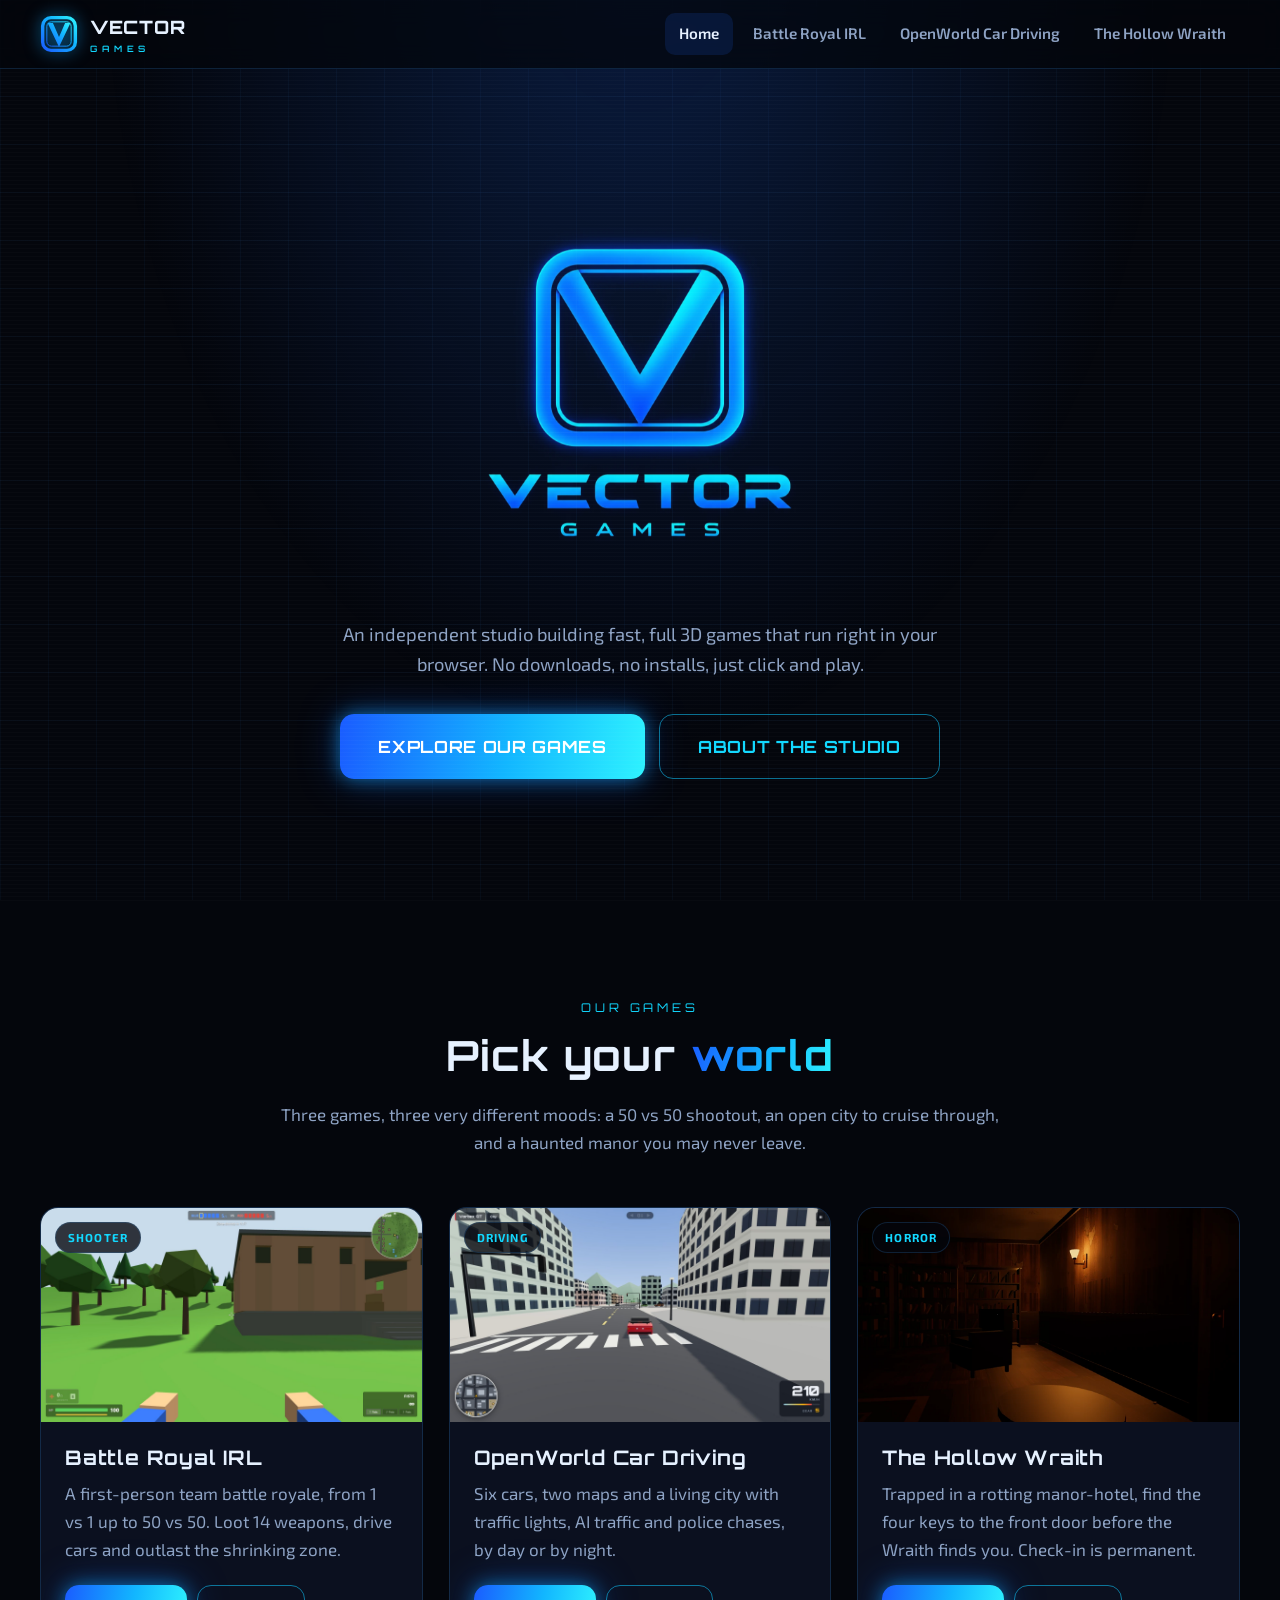
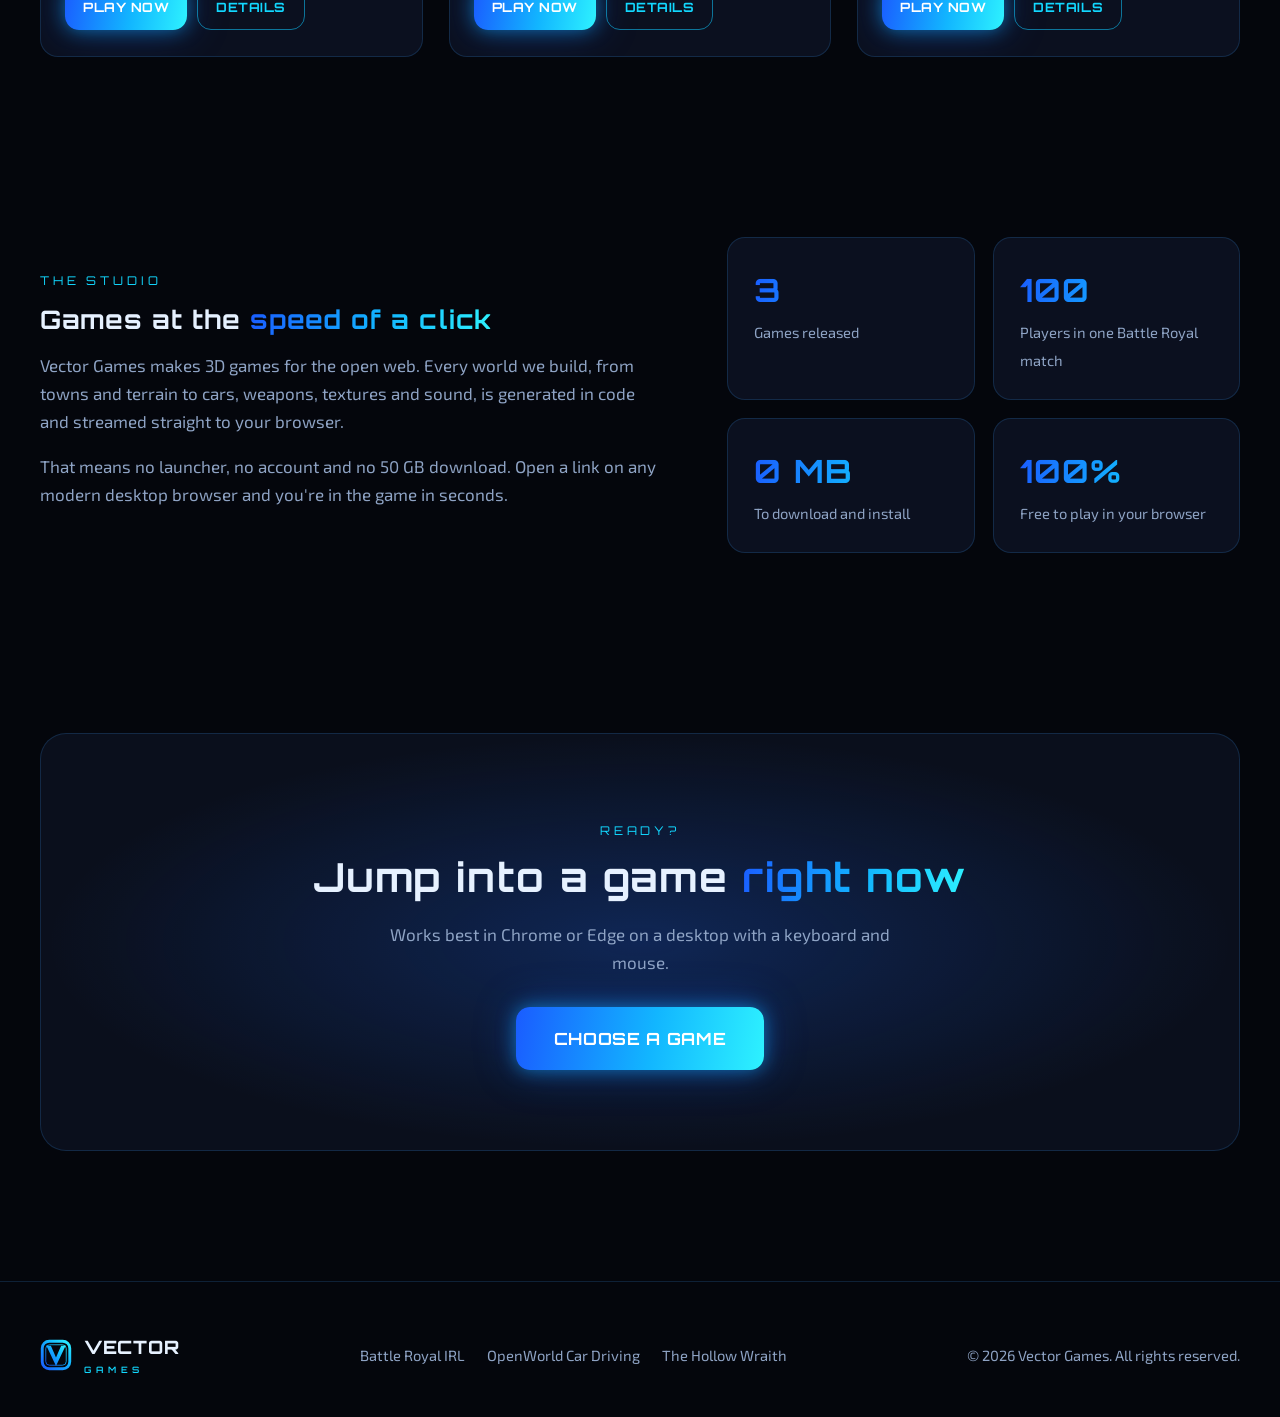
<file: index.html>
<!doctype html>
<html lang="en">
<head>
  <meta charset="utf-8">
  <meta name="viewport" content="width=device-width, initial-scale=1">
  <title>Vector Games — Browser Games Studio</title>
  <meta name="description" content="Vector Games is an independent game studio making 3D games you can play instantly in your browser: Battle Royal IRL, OpenWorld Car Driving and The Hollow Wraith.">
  <link rel="icon" href="assets/img/mark.svg" type="image/svg+xml">
  <link rel="preconnect" href="https://fonts.googleapis.com">
  <link rel="preconnect" href="https://fonts.gstatic.com" crossorigin>
  <link href="https://fonts.googleapis.com/css2?family=Exo+2:wght@400;500;600;700&family=Orbitron:wght@500;700;800;900&display=swap" rel="stylesheet">
  <link rel="stylesheet" href="assets/css/style.css">
</head>
<body>

<header class="nav">
  <div class="wrap">
    <a class="brand" href="index.html"><img src="assets/img/mark.svg" alt="" width="38" height="38" style="filter:drop-shadow(0 0 8px rgba(18,170,255,.7))"><span>VECTOR<small>GAMES</small></span></a>
    <button class="menu-btn" aria-label="Menu">&#9776;</button>
    <ul>
      <li><a href="index.html" aria-current="page">Home</a></li>
      <li><a href="games/battle-royal-irl.html">Battle Royal IRL</a></li>
      <li><a href="games/open-world-car-driving.html">OpenWorld Car Driving</a></li>
      <li><a href="games/the-hollow-wraith.html">The Hollow Wraith</a></li>
    </ul>
  </div>
</header>

<main>
  <section class="hero">
    <div class="scan"></div>
    <div class="wrap">
      <img class="hero-logo" src="assets/img/logo-glow.webp" alt="Vector Games">
      <p class="lead">An independent studio building fast, full 3D games that run right in your browser. No downloads, no installs, just click and play.</p>
      <div class="actions">
        <a class="btn lg" href="#games">Explore our games</a>
        <a class="btn ghost lg" href="#studio">About the studio</a>
      </div>
    </div>
  </section>

  <section id="games">
    <div class="wrap">
      <div class="section-head reveal">
        <span class="eyebrow">Our games</span>
        <h2>Pick your <span class="grad-text">world</span></h2>
        <p>Three games, three very different moods: a 50 vs 50 shootout, an open city to cruise through, and a haunted manor you may never leave.</p>
      </div>

      <div class="cards">
        <article class="card reveal">
          <a class="thumb" href="games/battle-royal-irl.html"><img src="assets/screens/br-3.jpg" alt="Battle Royal IRL gameplay" loading="lazy"><span class="tag">Shooter</span></a>
          <div class="body">
            <h3>Battle Royal IRL</h3>
            <p>A first-person team battle royale, from 1 vs 1 up to 50 vs 50. Loot 14 weapons, drive cars and outlast the shrinking zone.</p>
            <div class="row">
              <a class="btn" href="https://mmh75.github.io/Battle-Royal-IRL/" target="_blank" rel="noopener">Play now</a>
              <a class="btn ghost" href="games/battle-royal-irl.html">Details</a>
            </div>
          </div>
        </article>

        <article class="card reveal">
          <a class="thumb" href="games/open-world-car-driving.html"><img src="assets/screens/car-2.jpg" alt="OpenWorld Car Driving gameplay" loading="lazy"><span class="tag">Driving</span></a>
          <div class="body">
            <h3>OpenWorld Car Driving</h3>
            <p>Six cars, two maps and a living city with traffic lights, AI traffic and police chases, by day or by night.</p>
            <div class="row">
              <a class="btn" href="https://mmh75.github.io/Open-World-Car-Driving/" target="_blank" rel="noopener">Play now</a>
              <a class="btn ghost" href="games/open-world-car-driving.html">Details</a>
            </div>
          </div>
        </article>

        <article class="card reveal">
          <a class="thumb" href="games/the-hollow-wraith.html"><img src="assets/screens/hw-key.webp" alt="The Hollow Wraith key art" loading="lazy"><span class="tag">Horror</span></a>
          <div class="body">
            <h3>The Hollow Wraith</h3>
            <p>Trapped in a rotting manor-hotel, find the four keys to the front door before the Wraith finds you. Check-in is permanent.</p>
            <div class="row">
              <a class="btn" href="https://mmh75.github.io/The-Hollow-Wraith/" target="_blank" rel="noopener">Play now</a>
              <a class="btn ghost" href="games/the-hollow-wraith.html">Details</a>
            </div>
          </div>
        </article>
      </div>
    </div>
  </section>

  <section id="studio">
    <div class="wrap about">
      <div class="reveal">
        <span class="eyebrow">The studio</span>
        <h2>Games at the <span class="grad-text">speed of a click</span></h2>
        <p>Vector Games makes 3D games for the open web. Every world we build, from towns and terrain to cars, weapons, textures and sound, is generated in code and streamed straight to your browser.</p>
        <p>That means no launcher, no account and no 50 GB download. Open a link on any modern desktop browser and you're in the game in seconds.</p>
      </div>
      <div class="stats reveal">
        <div class="stat"><b class="grad-text">3</b><span>Games released</span></div>
        <div class="stat"><b class="grad-text">100</b><span>Players in one Battle Royal match</span></div>
        <div class="stat"><b class="grad-text">0 MB</b><span>To download and install</span></div>
        <div class="stat"><b class="grad-text">100%</b><span>Free to play in your browser</span></div>
      </div>
    </div>
  </section>

  <section>
    <div class="wrap">
      <div class="cta-band reveal">
        <span class="eyebrow">Ready?</span>
        <h2>Jump into a game <span class="grad-text">right now</span></h2>
        <p>Works best in Chrome or Edge on a desktop with a keyboard and mouse.</p>
        <a class="btn lg" href="#games">Choose a game</a>
      </div>
    </div>
  </section>
</main>

<footer>
  <div class="wrap">
    <a class="brand" href="index.html"><img src="assets/img/mark.svg" alt="" width="32" height="32"><span>VECTOR<small>GAMES</small></span></a>
    <nav>
      <a href="games/battle-royal-irl.html">Battle Royal IRL</a>
      <a href="games/open-world-car-driving.html">OpenWorld Car Driving</a>
      <a href="games/the-hollow-wraith.html">The Hollow Wraith</a>
    </nav>
    <span>&copy; <span id="y">2026</span> Vector Games. All rights reserved.</span>
  </div>
</footer>

<script src="assets/js/main.js"></script>
</body>
</html>
</file>
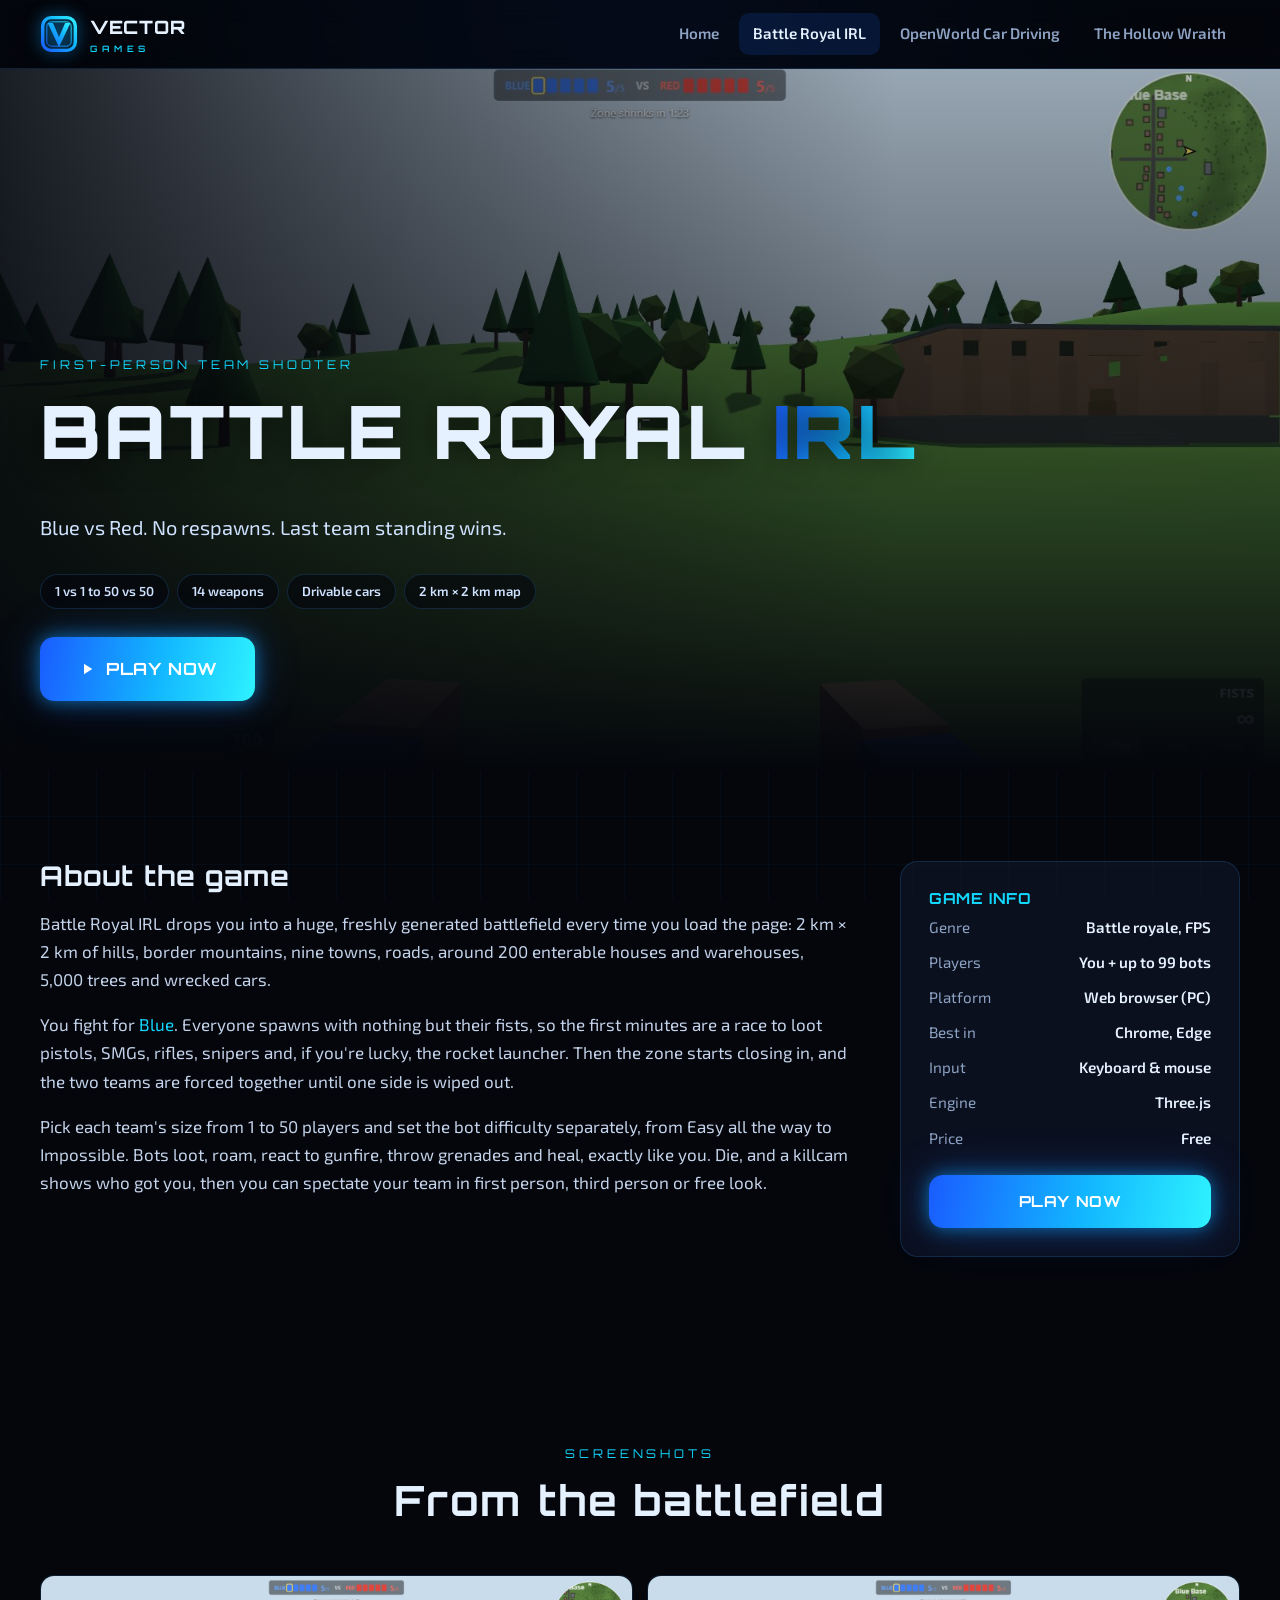
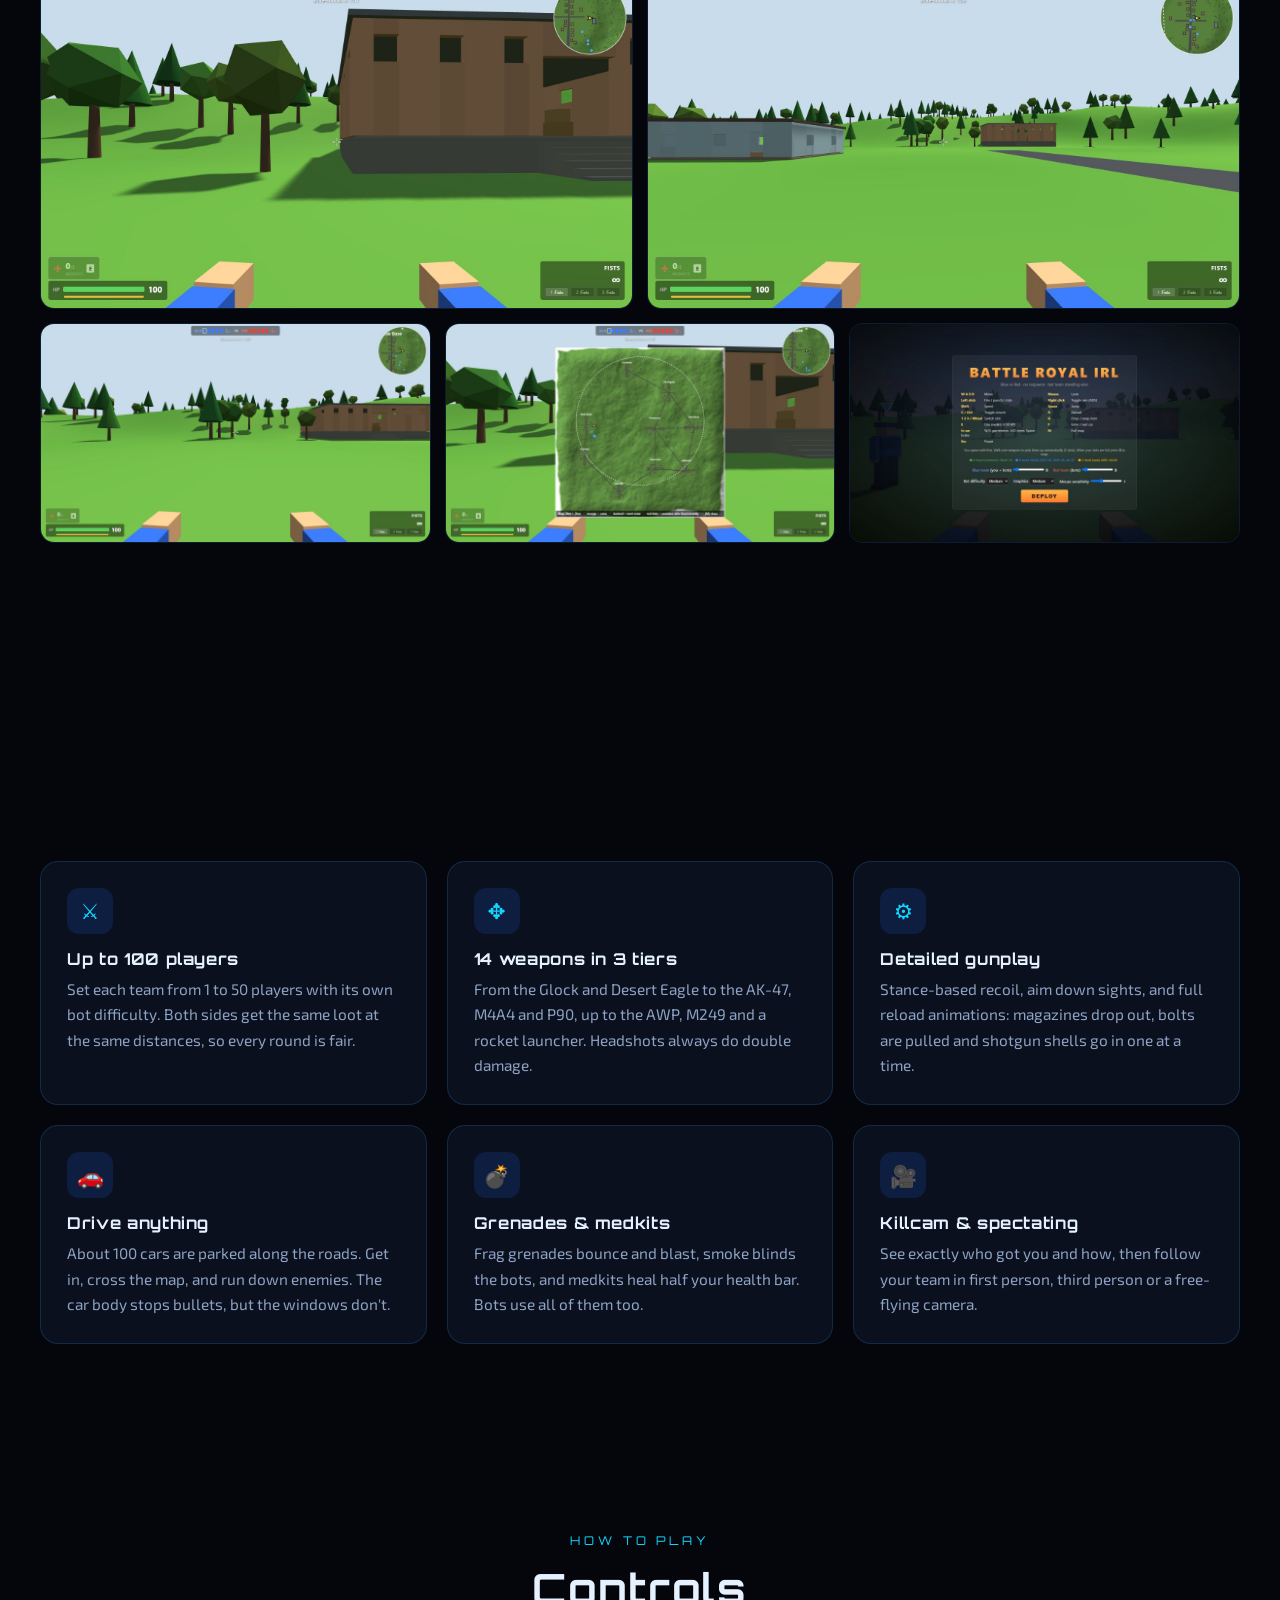
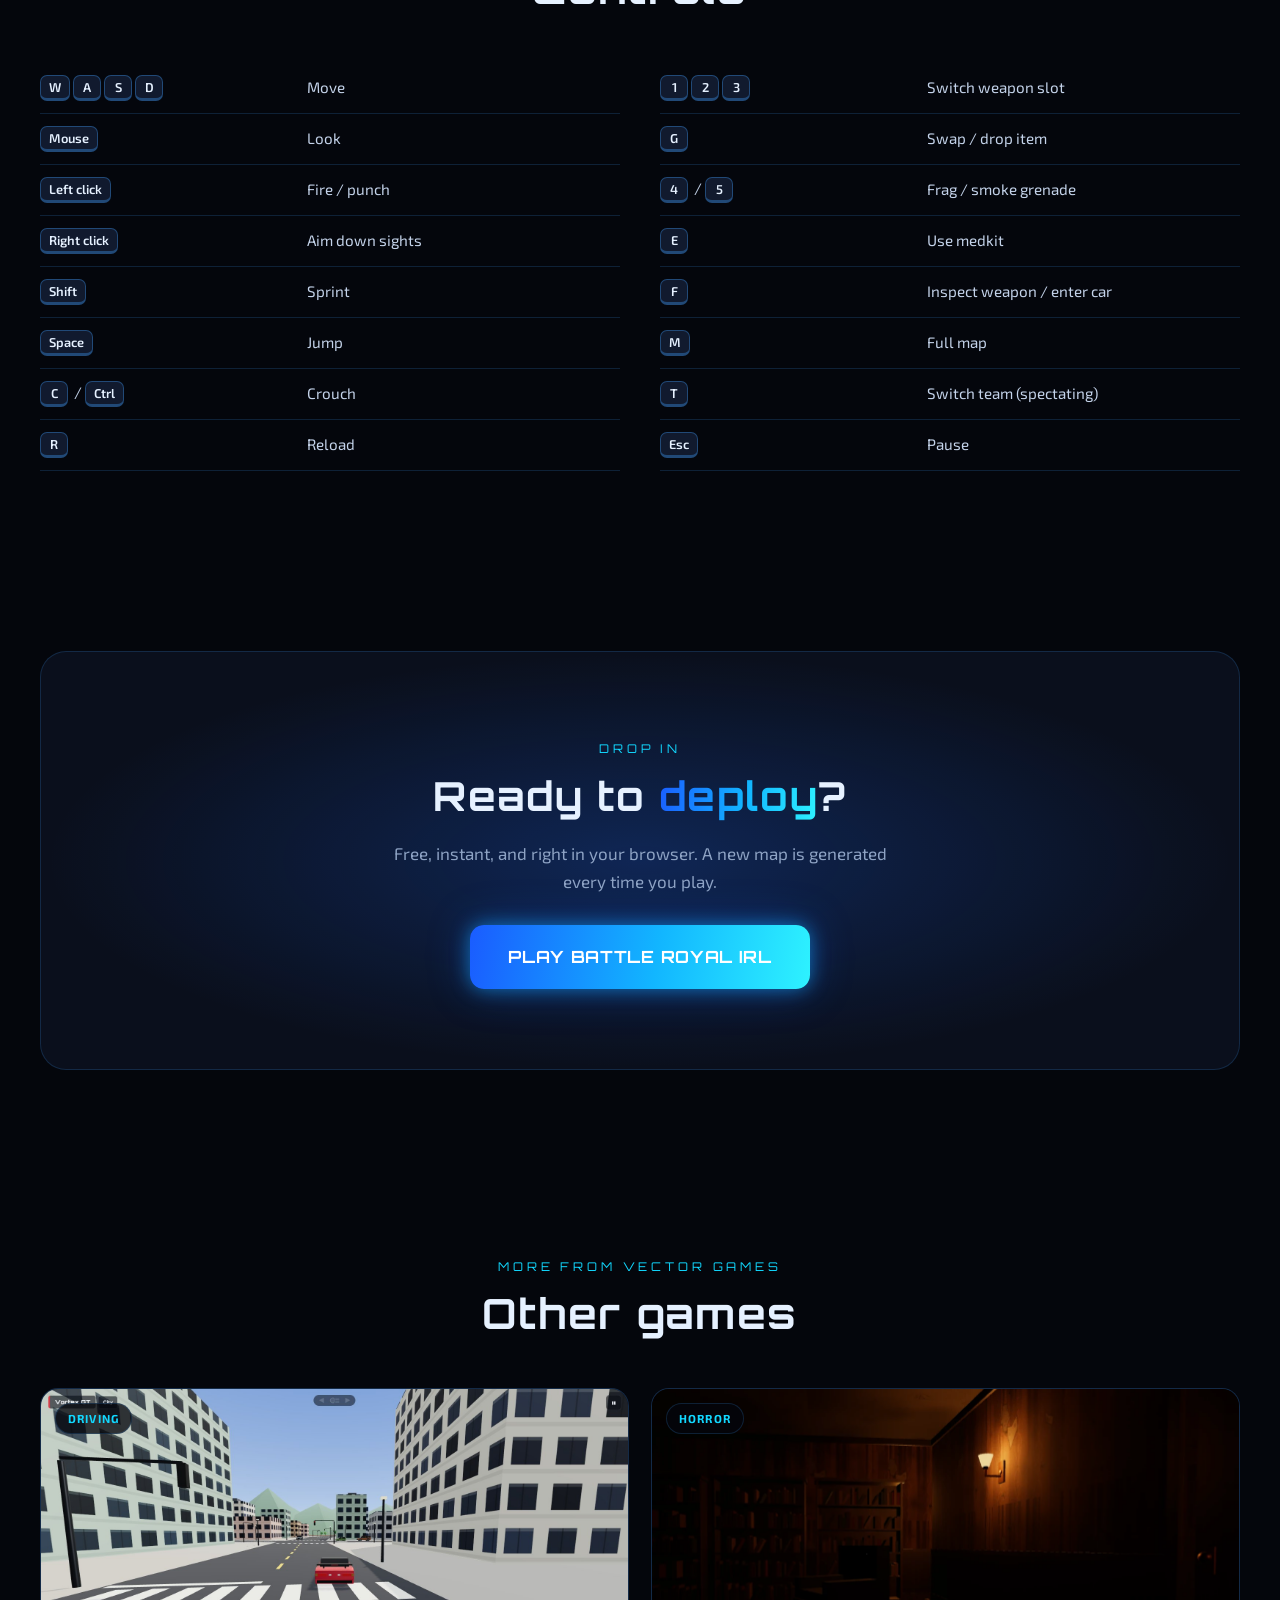
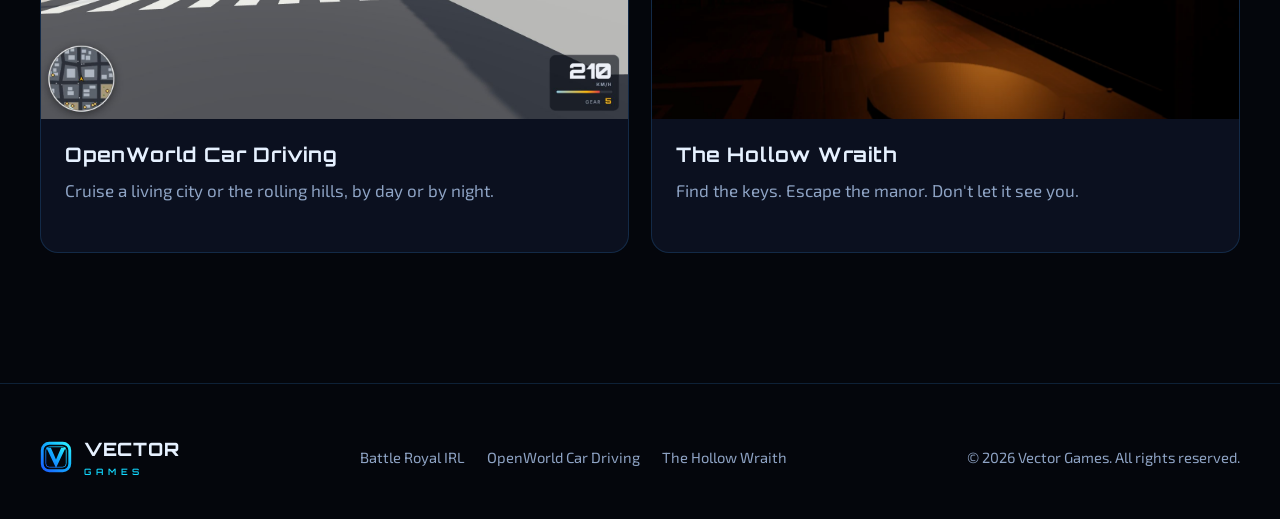
<file: games/battle-royal-irl.html>
<!doctype html>
<html lang="en">
<head>
  <meta charset="utf-8">
  <meta name="viewport" content="width=device-width, initial-scale=1">
  <title>Battle Royal IRL — Vector Games</title>
  <meta name="description" content="Battle Royal IRL: a first-person team battle royale in your browser, from 1 vs 1 up to 50 vs 50.">
  <link rel="icon" href="../assets/img/mark.svg" type="image/svg+xml">
  <link rel="preconnect" href="https://fonts.googleapis.com">
  <link rel="preconnect" href="https://fonts.gstatic.com" crossorigin>
  <link href="https://fonts.googleapis.com/css2?family=Exo+2:wght@400;500;600;700&family=Orbitron:wght@500;700;800;900&display=swap" rel="stylesheet">
  <link rel="stylesheet" href="../assets/css/style.css">
</head>
<body>

<header class="nav">
  <div class="wrap">
    <a class="brand" href="../index.html"><img src="../assets/img/mark.svg" alt="" width="38" height="38" style="filter:drop-shadow(0 0 8px rgba(18,170,255,.7))"><span>VECTOR<small>GAMES</small></span></a>
    <button class="menu-btn" aria-label="Menu">&#9776;</button>
    <ul>
      <li><a href="../index.html">Home</a></li>
      <li><a href="battle-royal-irl.html" aria-current="page">Battle Royal IRL</a></li>
      <li><a href="open-world-car-driving.html">OpenWorld Car Driving</a></li>
      <li><a href="the-hollow-wraith.html">The Hollow Wraith</a></li>
    </ul>
  </div>
</header>

<main>
  <section class="game-hero">
    <img src="../assets/screens/br-2.jpg" alt="">
    <div class="wrap">
      <span class="eyebrow">First-person team shooter</span>
      <h1>BATTLE ROYAL <span class="grad-text">IRL</span></h1>
      <p class="tagline">Blue vs Red. No respawns. Last team standing wins.</p>
      <div class="chips">
        <span class="chip">1 vs 1 to 50 vs 50</span><span class="chip">14 weapons</span><span class="chip">Drivable cars</span><span class="chip">2 km × 2 km map</span>
      </div>
      <a class="btn lg" href="https://mmh75.github.io/Battle-Royal-IRL/" target="_blank" rel="noopener">
        <svg viewBox="0 0 24 24" fill="currentColor"><path d="M8 5v14l11-7z"/></svg>Play now
      </a>
    </div>
  </section>

  <section>
    <div class="wrap split">
      <div class="prose reveal">
        <h2>About the game</h2>
        <p>Battle Royal IRL drops you into a huge, freshly generated battlefield every time you load the page: 2 km × 2 km of hills, border mountains, nine towns, roads, around 200 enterable houses and warehouses, 5,000 trees and wrecked cars.</p>
        <p>You fight for <em>Blue</em>. Everyone spawns with nothing but their fists, so the first minutes are a race to loot pistols, SMGs, rifles, snipers and, if you're lucky, the rocket launcher. Then the zone starts closing in, and the two teams are forced together until one side is wiped out.</p>
        <p>Pick each team's size from 1 to 50 players and set the bot difficulty separately, from Easy all the way to Impossible. Bots loot, roam, react to gunfire, throw grenades and heal, exactly like you. Die, and a killcam shows who got you, then you can spectate your team in first person, third person or free look.</p>
      </div>
      <aside class="facts reveal">
        <h3>GAME INFO</h3>
        <dl>
          <dt>Genre</dt><dd>Battle royale, FPS</dd>
          <dt>Players</dt><dd>You + up to 99 bots</dd>
          <dt>Platform</dt><dd>Web browser (PC)</dd>
          <dt>Best in</dt><dd>Chrome, Edge</dd>
          <dt>Input</dt><dd>Keyboard &amp; mouse</dd>
          <dt>Engine</dt><dd>Three.js</dd>
          <dt>Price</dt><dd>Free</dd>
        </dl>
        <a class="btn" href="https://mmh75.github.io/Battle-Royal-IRL/" target="_blank" rel="noopener">Play now</a>
      </aside>
    </div>
  </section>

  <section>
    <div class="wrap">
      <div class="section-head reveal"><span class="eyebrow">Screenshots</span><h2>From the battlefield</h2></div>
      <div class="gallery reveal">
        <button class="wide"><img src="../assets/screens/br-3.jpg" alt="Running past a warehouse toward the treeline" loading="lazy"></button>
        <button class="wide"><img src="../assets/screens/br-1.jpg" alt="Spawning at the Blue base" loading="lazy"></button>
        <button><img src="../assets/screens/br-2.jpg" alt="Open hills with a building on the horizon" loading="lazy"></button>
        <button><img src="../assets/screens/br-map.jpg" alt="Full map with the zone and towns" loading="lazy"></button>
        <button><img src="../assets/screens/br-menu.jpg" alt="Match setup menu" loading="lazy"></button>
      </div>
    </div>
  </section>

  <section>
    <div class="wrap">
      <div class="section-head reveal"><span class="eyebrow">Features</span><h2>Built for real fights</h2></div>
      <div class="features">
        <div class="feature reveal"><div class="ico">&#9876;</div><h3>Up to 100 players</h3><p>Set each team from 1 to 50 players with its own bot difficulty. Both sides get the same loot at the same distances, so every round is fair.</p></div>
        <div class="feature reveal"><div class="ico">&#10021;</div><h3>14 weapons in 3 tiers</h3><p>From the Glock and Desert Eagle to the AK-47, M4A4 and P90, up to the AWP, M249 and a rocket launcher. Headshots always do double damage.</p></div>
        <div class="feature reveal"><div class="ico">&#9881;</div><h3>Detailed gunplay</h3><p>Stance-based recoil, aim down sights, and full reload animations: magazines drop out, bolts are pulled and shotgun shells go in one at a time.</p></div>
        <div class="feature reveal"><div class="ico">&#128663;</div><h3>Drive anything</h3><p>About 100 cars are parked along the roads. Get in, cross the map, and run down enemies. The car body stops bullets, but the windows don't.</p></div>
        <div class="feature reveal"><div class="ico">&#128163;</div><h3>Grenades &amp; medkits</h3><p>Frag grenades bounce and blast, smoke blinds the bots, and medkits heal half your health bar. Bots use all of them too.</p></div>
        <div class="feature reveal"><div class="ico">&#127909;</div><h3>Killcam &amp; spectating</h3><p>See exactly who got you and how, then follow your team in first person, third person or a free-flying camera.</p></div>
      </div>
    </div>
  </section>

  <section>
    <div class="wrap">
      <div class="section-head reveal"><span class="eyebrow">How to play</span><h2>Controls</h2></div>
      <div class="controls-grid reveal">
        <table class="controls"><tbody>
          <tr><td><kbd>W</kbd><kbd>A</kbd><kbd>S</kbd><kbd>D</kbd></td><td>Move</td></tr>
          <tr><td><kbd>Mouse</kbd></td><td>Look</td></tr>
          <tr><td><kbd>Left click</kbd></td><td>Fire / punch</td></tr>
          <tr><td><kbd>Right click</kbd></td><td>Aim down sights</td></tr>
          <tr><td><kbd>Shift</kbd></td><td>Sprint</td></tr>
          <tr><td><kbd>Space</kbd></td><td>Jump</td></tr>
          <tr><td><kbd>C</kbd> / <kbd>Ctrl</kbd></td><td>Crouch</td></tr>
          <tr><td><kbd>R</kbd></td><td>Reload</td></tr>
        </tbody></table>
        <table class="controls"><tbody>
          <tr><td><kbd>1</kbd><kbd>2</kbd><kbd>3</kbd></td><td>Switch weapon slot</td></tr>
          <tr><td><kbd>G</kbd></td><td>Swap / drop item</td></tr>
          <tr><td><kbd>4</kbd> / <kbd>5</kbd></td><td>Frag / smoke grenade</td></tr>
          <tr><td><kbd>E</kbd></td><td>Use medkit</td></tr>
          <tr><td><kbd>F</kbd></td><td>Inspect weapon / enter car</td></tr>
          <tr><td><kbd>M</kbd></td><td>Full map</td></tr>
          <tr><td><kbd>T</kbd></td><td>Switch team (spectating)</td></tr>
          <tr><td><kbd>Esc</kbd></td><td>Pause</td></tr>
        </tbody></table>
      </div>
    </div>
  </section>

  <section>
    <div class="wrap">
      <div class="cta-band reveal">
        <span class="eyebrow">Drop in</span>
        <h2>Ready to <span class="grad-text">deploy</span>?</h2>
        <p>Free, instant, and right in your browser. A new map is generated every time you play.</p>
        <a class="btn lg" href="https://mmh75.github.io/Battle-Royal-IRL/" target="_blank" rel="noopener">Play Battle Royal IRL</a>
      </div>
    </div>
  </section>

  <section>
    <div class="wrap">
      <div class="section-head reveal"><span class="eyebrow">More from Vector Games</span><h2>Other games</h2></div>
      <div class="more">
        <a class="card reveal" href="open-world-car-driving.html"><div class="thumb"><img src="../assets/screens/car-2.jpg" alt="" loading="lazy"><span class="tag">Driving</span></div><div class="body"><h3>OpenWorld Car Driving</h3><p>Cruise a living city or the rolling hills, by day or by night.</p></div></a>
        <a class="card reveal" href="the-hollow-wraith.html"><div class="thumb"><img src="../assets/screens/hw-key.webp" alt="" loading="lazy"><span class="tag">Horror</span></div><div class="body"><h3>The Hollow Wraith</h3><p>Find the keys. Escape the manor. Don't let it see you.</p></div></a>
      </div>
    </div>
  </section>
</main>

<footer>
  <div class="wrap">
    <a class="brand" href="../index.html"><img src="../assets/img/mark.svg" alt="" width="32" height="32"><span>VECTOR<small>GAMES</small></span></a>
    <nav>
      <a href="battle-royal-irl.html">Battle Royal IRL</a>
      <a href="open-world-car-driving.html">OpenWorld Car Driving</a>
      <a href="the-hollow-wraith.html">The Hollow Wraith</a>
    </nav>
    <span>&copy; 2026 Vector Games. All rights reserved.</span>
  </div>
</footer>

<script src="../assets/js/main.js"></script>
</body>
</html>
</file>
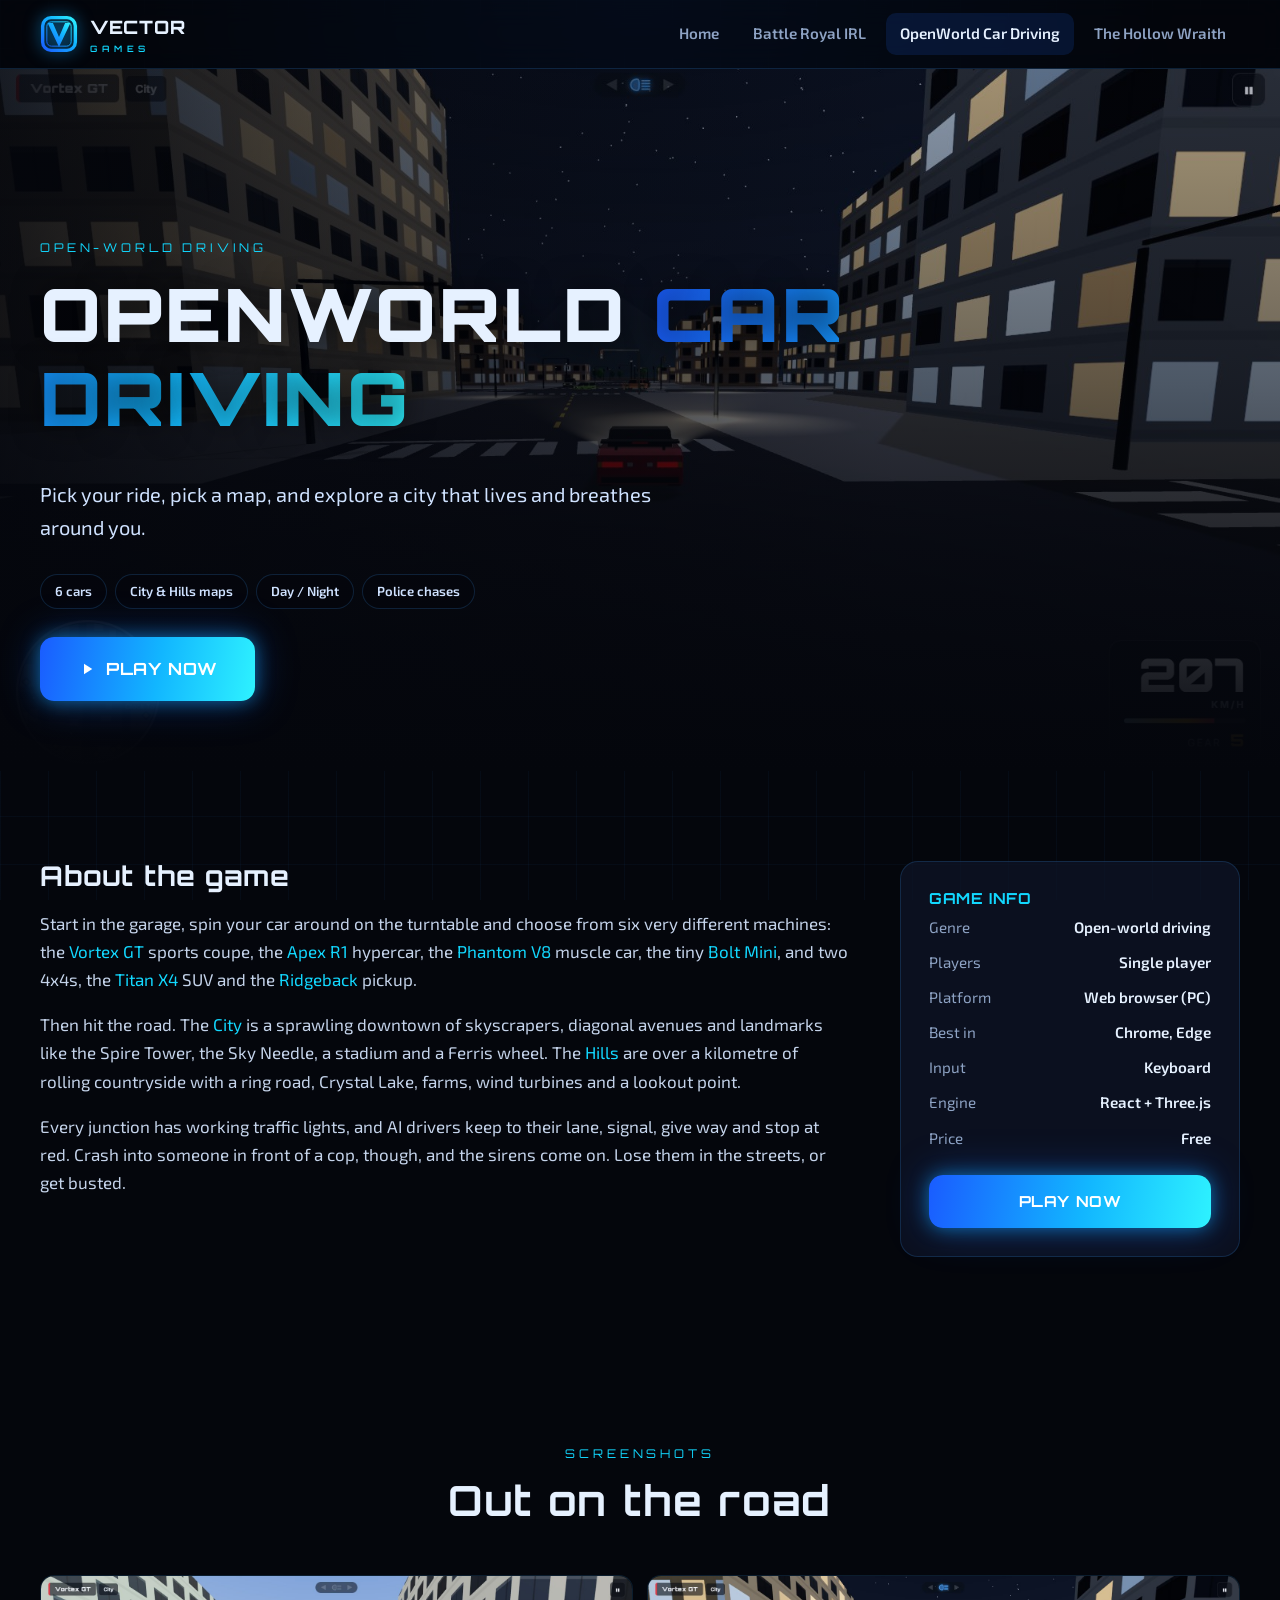
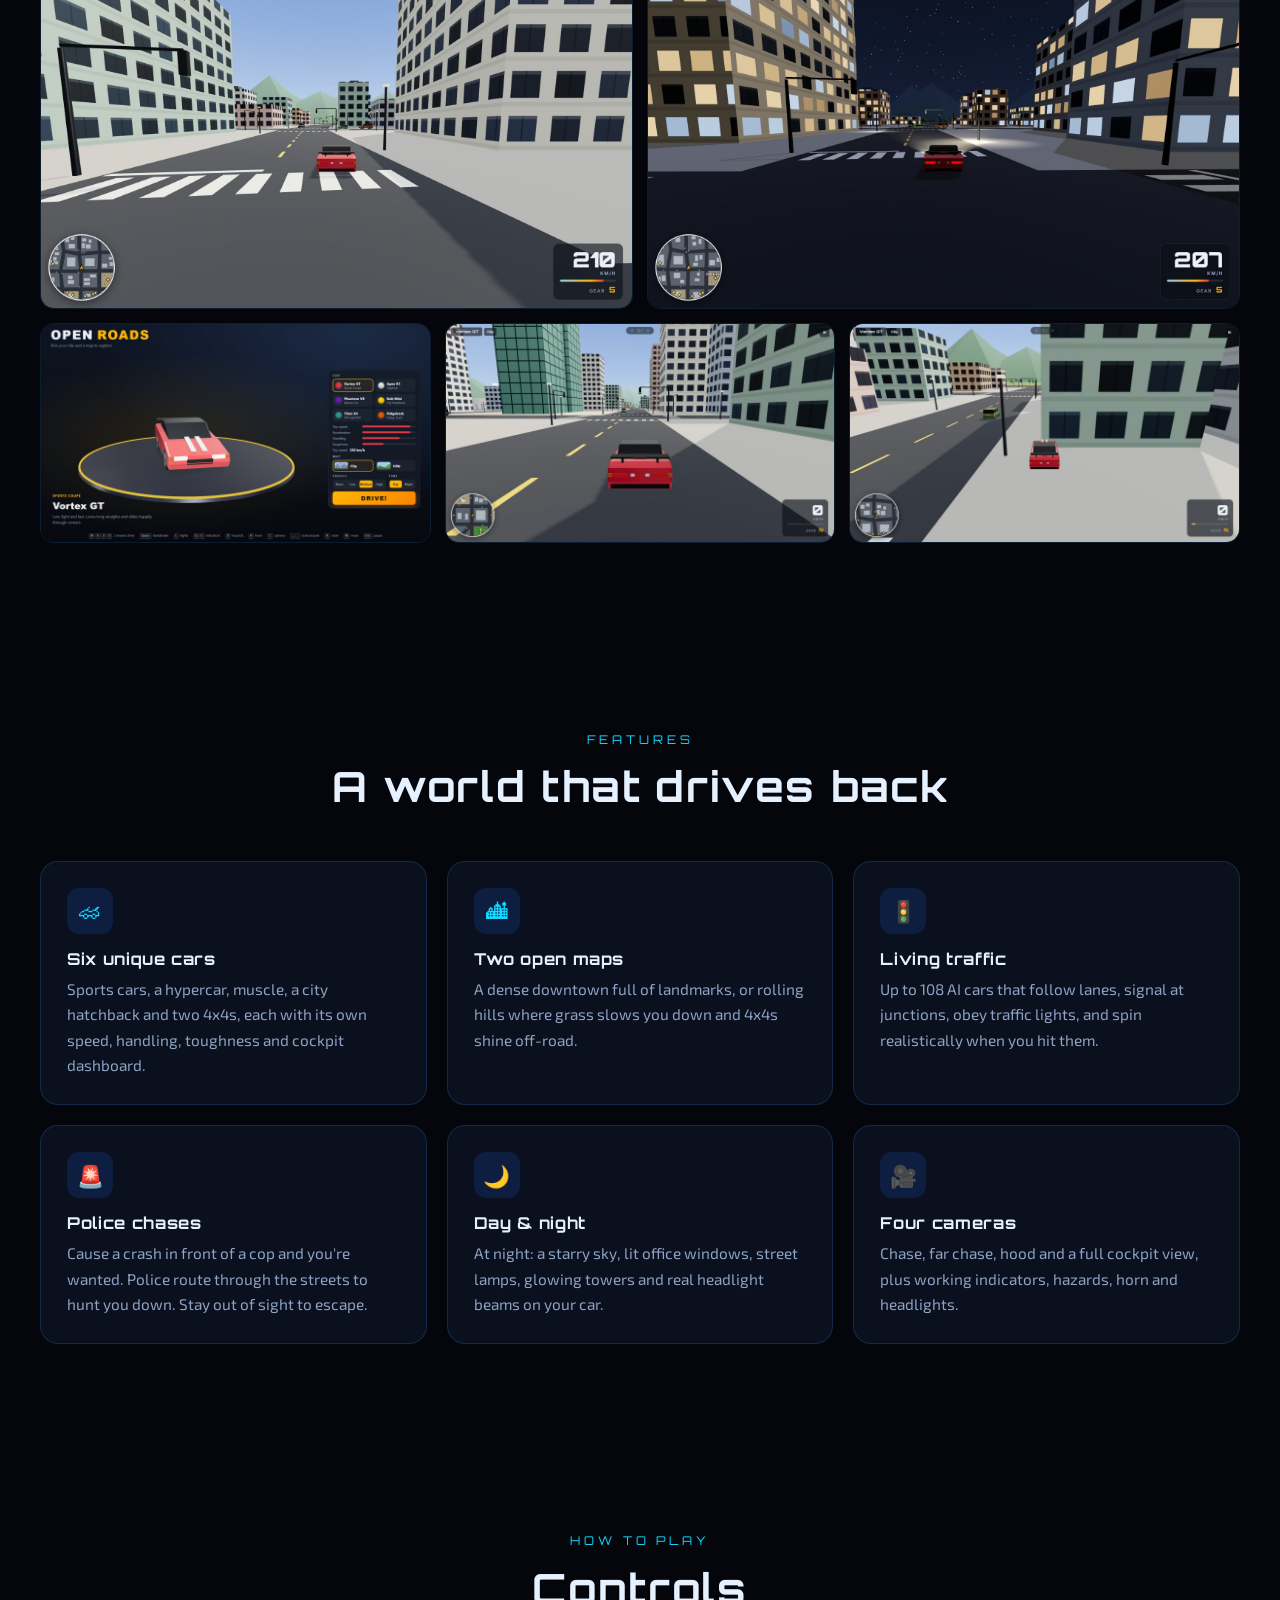
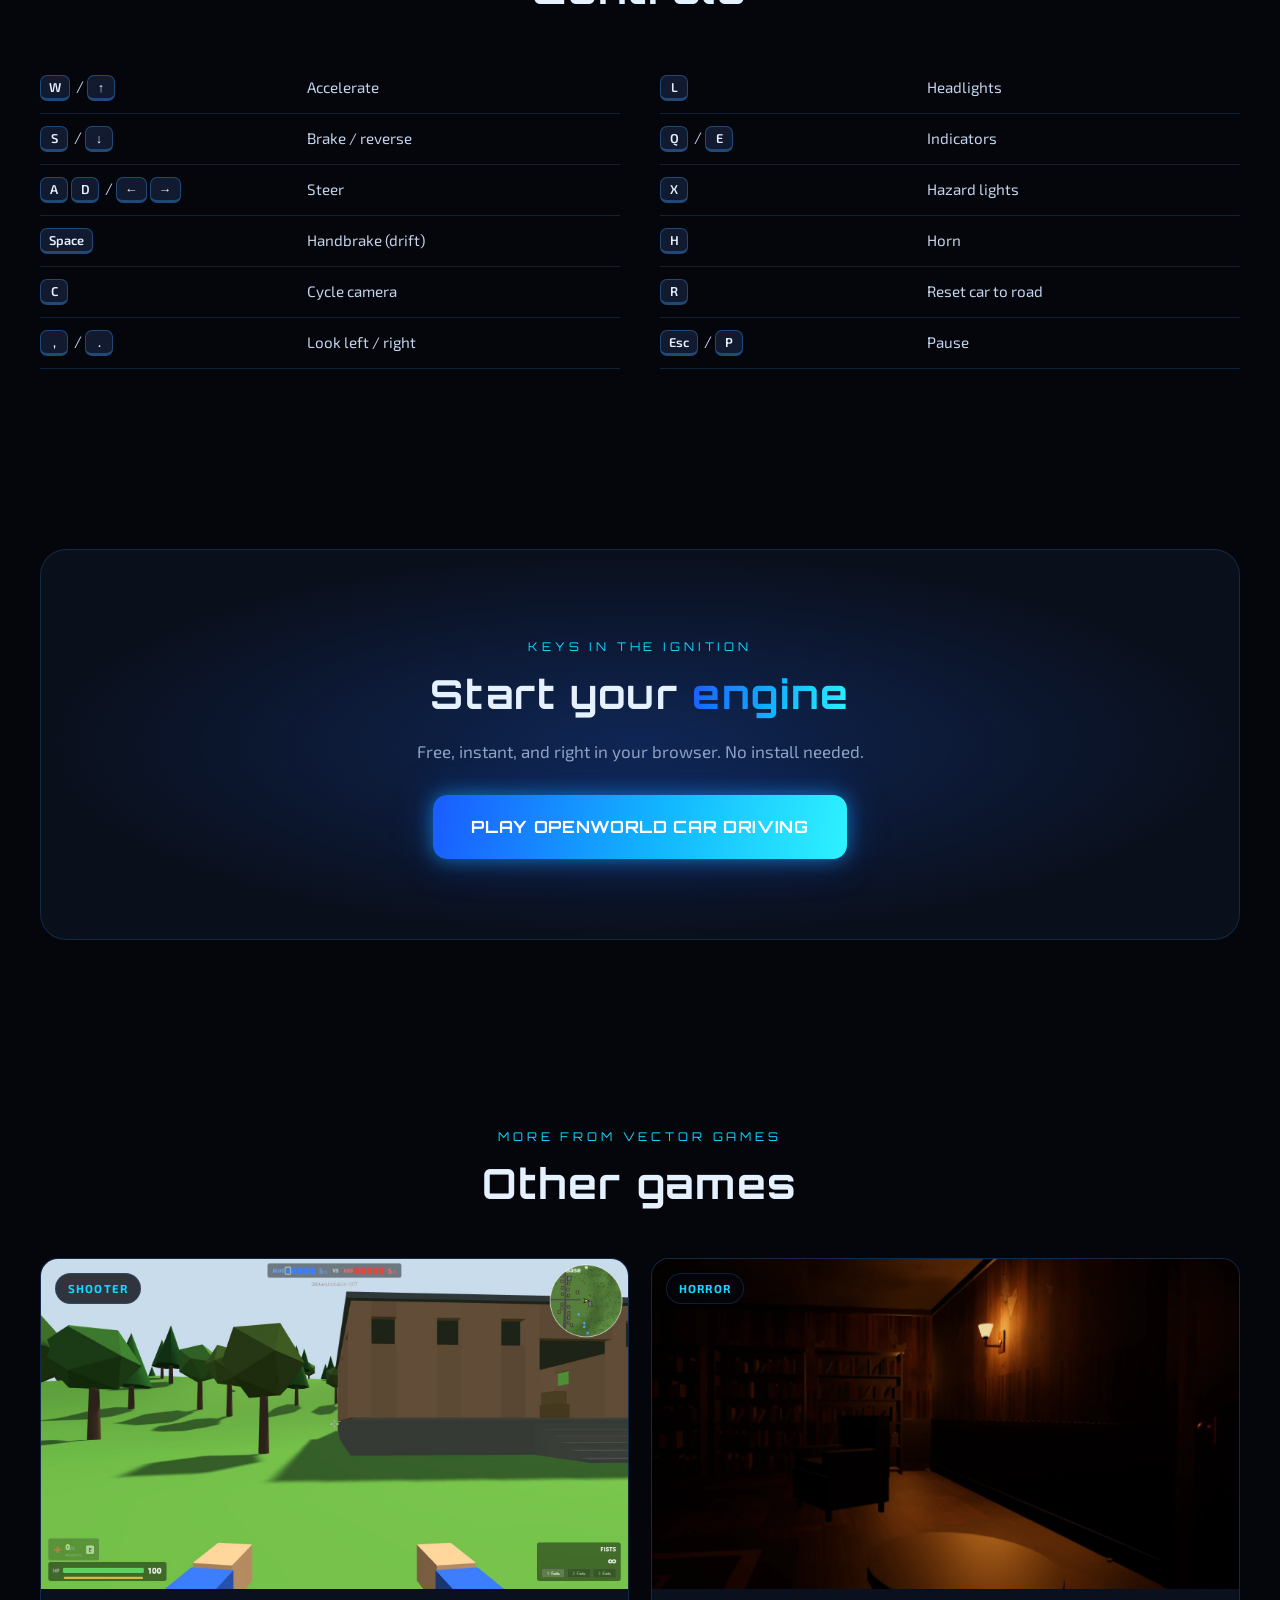
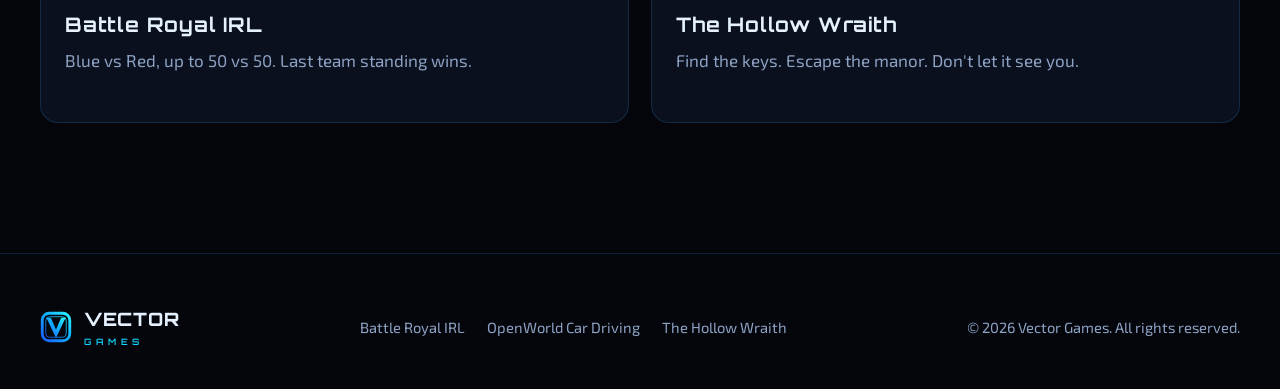
<file: games/open-world-car-driving.html>
<!doctype html>
<html lang="en">
<head>
  <meta charset="utf-8">
  <meta name="viewport" content="width=device-width, initial-scale=1">
  <title>OpenWorld Car Driving — Vector Games</title>
  <meta name="description" content="OpenWorld Car Driving: six cars, two open maps, live traffic and police chases, playable in your browser.">
  <link rel="icon" href="../assets/img/mark.svg" type="image/svg+xml">
  <link rel="preconnect" href="https://fonts.googleapis.com">
  <link rel="preconnect" href="https://fonts.gstatic.com" crossorigin>
  <link href="https://fonts.googleapis.com/css2?family=Exo+2:wght@400;500;600;700&family=Orbitron:wght@500;700;800;900&display=swap" rel="stylesheet">
  <link rel="stylesheet" href="../assets/css/style.css">
</head>
<body>

<header class="nav">
  <div class="wrap">
    <a class="brand" href="../index.html"><img src="../assets/img/mark.svg" alt="" width="38" height="38" style="filter:drop-shadow(0 0 8px rgba(18,170,255,.7))"><span>VECTOR<small>GAMES</small></span></a>
    <button class="menu-btn" aria-label="Menu">&#9776;</button>
    <ul>
      <li><a href="../index.html">Home</a></li>
      <li><a href="battle-royal-irl.html">Battle Royal IRL</a></li>
      <li><a href="open-world-car-driving.html" aria-current="page">OpenWorld Car Driving</a></li>
      <li><a href="the-hollow-wraith.html">The Hollow Wraith</a></li>
    </ul>
  </div>
</header>

<main>
  <section class="game-hero">
    <img src="../assets/screens/car-night.jpg" alt="">
    <div class="wrap">
      <span class="eyebrow">Open-world driving</span>
      <h1>OPENWORLD <span class="grad-text">CAR DRIVING</span></h1>
      <p class="tagline">Pick your ride, pick a map, and explore a city that lives and breathes around you.</p>
      <div class="chips">
        <span class="chip">6 cars</span><span class="chip">City &amp; Hills maps</span><span class="chip">Day / Night</span><span class="chip">Police chases</span>
      </div>
      <a class="btn lg" href="https://mmh75.github.io/Open-World-Car-Driving/" target="_blank" rel="noopener">
        <svg viewBox="0 0 24 24" fill="currentColor"><path d="M8 5v14l11-7z"/></svg>Play now
      </a>
    </div>
  </section>

  <section>
    <div class="wrap split">
      <div class="prose reveal">
        <h2>About the game</h2>
        <p>Start in the garage, spin your car around on the turntable and choose from six very different machines: the <em>Vortex GT</em> sports coupe, the <em>Apex R1</em> hypercar, the <em>Phantom V8</em> muscle car, the tiny <em>Bolt Mini</em>, and two 4x4s, the <em>Titan X4</em> SUV and the <em>Ridgeback</em> pickup.</p>
        <p>Then hit the road. The <em>City</em> is a sprawling downtown of skyscrapers, diagonal avenues and landmarks like the Spire Tower, the Sky Needle, a stadium and a Ferris wheel. The <em>Hills</em> are over a kilometre of rolling countryside with a ring road, Crystal Lake, farms, wind turbines and a lookout point.</p>
        <p>Every junction has working traffic lights, and AI drivers keep to their lane, signal, give way and stop at red. Crash into someone in front of a cop, though, and the sirens come on. Lose them in the streets, or get busted.</p>
      </div>
      <aside class="facts reveal">
        <h3>GAME INFO</h3>
        <dl>
          <dt>Genre</dt><dd>Open-world driving</dd>
          <dt>Players</dt><dd>Single player</dd>
          <dt>Platform</dt><dd>Web browser (PC)</dd>
          <dt>Best in</dt><dd>Chrome, Edge</dd>
          <dt>Input</dt><dd>Keyboard</dd>
          <dt>Engine</dt><dd>React + Three.js</dd>
          <dt>Price</dt><dd>Free</dd>
        </dl>
        <a class="btn" href="https://mmh75.github.io/Open-World-Car-Driving/" target="_blank" rel="noopener">Play now</a>
      </aside>
    </div>
  </section>

  <section>
    <div class="wrap">
      <div class="section-head reveal"><span class="eyebrow">Screenshots</span><h2>Out on the road</h2></div>
      <div class="gallery reveal">
        <button class="wide"><img src="../assets/screens/car-2.jpg" alt="Speeding down a city avenue at 210 km/h" loading="lazy"></button>
        <button class="wide"><img src="../assets/screens/car-night.jpg" alt="Night drive through the lit-up city" loading="lazy"></button>
        <button><img src="../assets/screens/car-garage.jpg" alt="The garage with the car turntable" loading="lazy"></button>
        <button><img src="../assets/screens/car-1.jpg" alt="Starting a drive among skyscrapers" loading="lazy"></button>
        <button><img src="../assets/screens/car-4.jpg" alt="Far chase camera with traffic ahead" loading="lazy"></button>
      </div>
    </div>
  </section>

  <section>
    <div class="wrap">
      <div class="section-head reveal"><span class="eyebrow">Features</span><h2>A world that drives back</h2></div>
      <div class="features">
        <div class="feature reveal"><div class="ico">&#127950;</div><h3>Six unique cars</h3><p>Sports cars, a hypercar, muscle, a city hatchback and two 4x4s, each with its own speed, handling, toughness and cockpit dashboard.</p></div>
        <div class="feature reveal"><div class="ico">&#127961;</div><h3>Two open maps</h3><p>A dense downtown full of landmarks, or rolling hills where grass slows you down and 4x4s shine off-road.</p></div>
        <div class="feature reveal"><div class="ico">&#128678;</div><h3>Living traffic</h3><p>Up to 108 AI cars that follow lanes, signal at junctions, obey traffic lights, and spin realistically when you hit them.</p></div>
        <div class="feature reveal"><div class="ico">&#128680;</div><h3>Police chases</h3><p>Cause a crash in front of a cop and you're wanted. Police route through the streets to hunt you down. Stay out of sight to escape.</p></div>
        <div class="feature reveal"><div class="ico">&#127769;</div><h3>Day &amp; night</h3><p>At night: a starry sky, lit office windows, street lamps, glowing towers and real headlight beams on your car.</p></div>
        <div class="feature reveal"><div class="ico">&#127909;</div><h3>Four cameras</h3><p>Chase, far chase, hood and a full cockpit view, plus working indicators, hazards, horn and headlights.</p></div>
      </div>
    </div>
  </section>

  <section>
    <div class="wrap">
      <div class="section-head reveal"><span class="eyebrow">How to play</span><h2>Controls</h2></div>
      <div class="controls-grid reveal">
        <table class="controls"><tbody>
          <tr><td><kbd>W</kbd> / <kbd>&uarr;</kbd></td><td>Accelerate</td></tr>
          <tr><td><kbd>S</kbd> / <kbd>&darr;</kbd></td><td>Brake / reverse</td></tr>
          <tr><td><kbd>A</kbd><kbd>D</kbd> / <kbd>&larr;</kbd><kbd>&rarr;</kbd></td><td>Steer</td></tr>
          <tr><td><kbd>Space</kbd></td><td>Handbrake (drift)</td></tr>
          <tr><td><kbd>C</kbd></td><td>Cycle camera</td></tr>
          <tr><td><kbd>,</kbd> / <kbd>.</kbd></td><td>Look left / right</td></tr>
        </tbody></table>
        <table class="controls"><tbody>
          <tr><td><kbd>L</kbd></td><td>Headlights</td></tr>
          <tr><td><kbd>Q</kbd> / <kbd>E</kbd></td><td>Indicators</td></tr>
          <tr><td><kbd>X</kbd></td><td>Hazard lights</td></tr>
          <tr><td><kbd>H</kbd></td><td>Horn</td></tr>
          <tr><td><kbd>R</kbd></td><td>Reset car to road</td></tr>
          <tr><td><kbd>Esc</kbd> / <kbd>P</kbd></td><td>Pause</td></tr>
        </tbody></table>
      </div>
    </div>
  </section>

  <section>
    <div class="wrap">
      <div class="cta-band reveal">
        <span class="eyebrow">Keys in the ignition</span>
        <h2>Start your <span class="grad-text">engine</span></h2>
        <p>Free, instant, and right in your browser. No install needed.</p>
        <a class="btn lg" href="https://mmh75.github.io/Open-World-Car-Driving/" target="_blank" rel="noopener">Play OpenWorld Car Driving</a>
      </div>
    </div>
  </section>

  <section>
    <div class="wrap">
      <div class="section-head reveal"><span class="eyebrow">More from Vector Games</span><h2>Other games</h2></div>
      <div class="more">
        <a class="card reveal" href="battle-royal-irl.html"><div class="thumb"><img src="../assets/screens/br-3.jpg" alt="" loading="lazy"><span class="tag">Shooter</span></div><div class="body"><h3>Battle Royal IRL</h3><p>Blue vs Red, up to 50 vs 50. Last team standing wins.</p></div></a>
        <a class="card reveal" href="the-hollow-wraith.html"><div class="thumb"><img src="../assets/screens/hw-key.webp" alt="" loading="lazy"><span class="tag">Horror</span></div><div class="body"><h3>The Hollow Wraith</h3><p>Find the keys. Escape the manor. Don't let it see you.</p></div></a>
      </div>
    </div>
  </section>
</main>

<footer>
  <div class="wrap">
    <a class="brand" href="../index.html"><img src="../assets/img/mark.svg" alt="" width="32" height="32"><span>VECTOR<small>GAMES</small></span></a>
    <nav>
      <a href="battle-royal-irl.html">Battle Royal IRL</a>
      <a href="open-world-car-driving.html">OpenWorld Car Driving</a>
      <a href="the-hollow-wraith.html">The Hollow Wraith</a>
    </nav>
    <span>&copy; 2026 Vector Games. All rights reserved.</span>
  </div>
</footer>

<script src="../assets/js/main.js"></script>
</body>
</html>
</file>
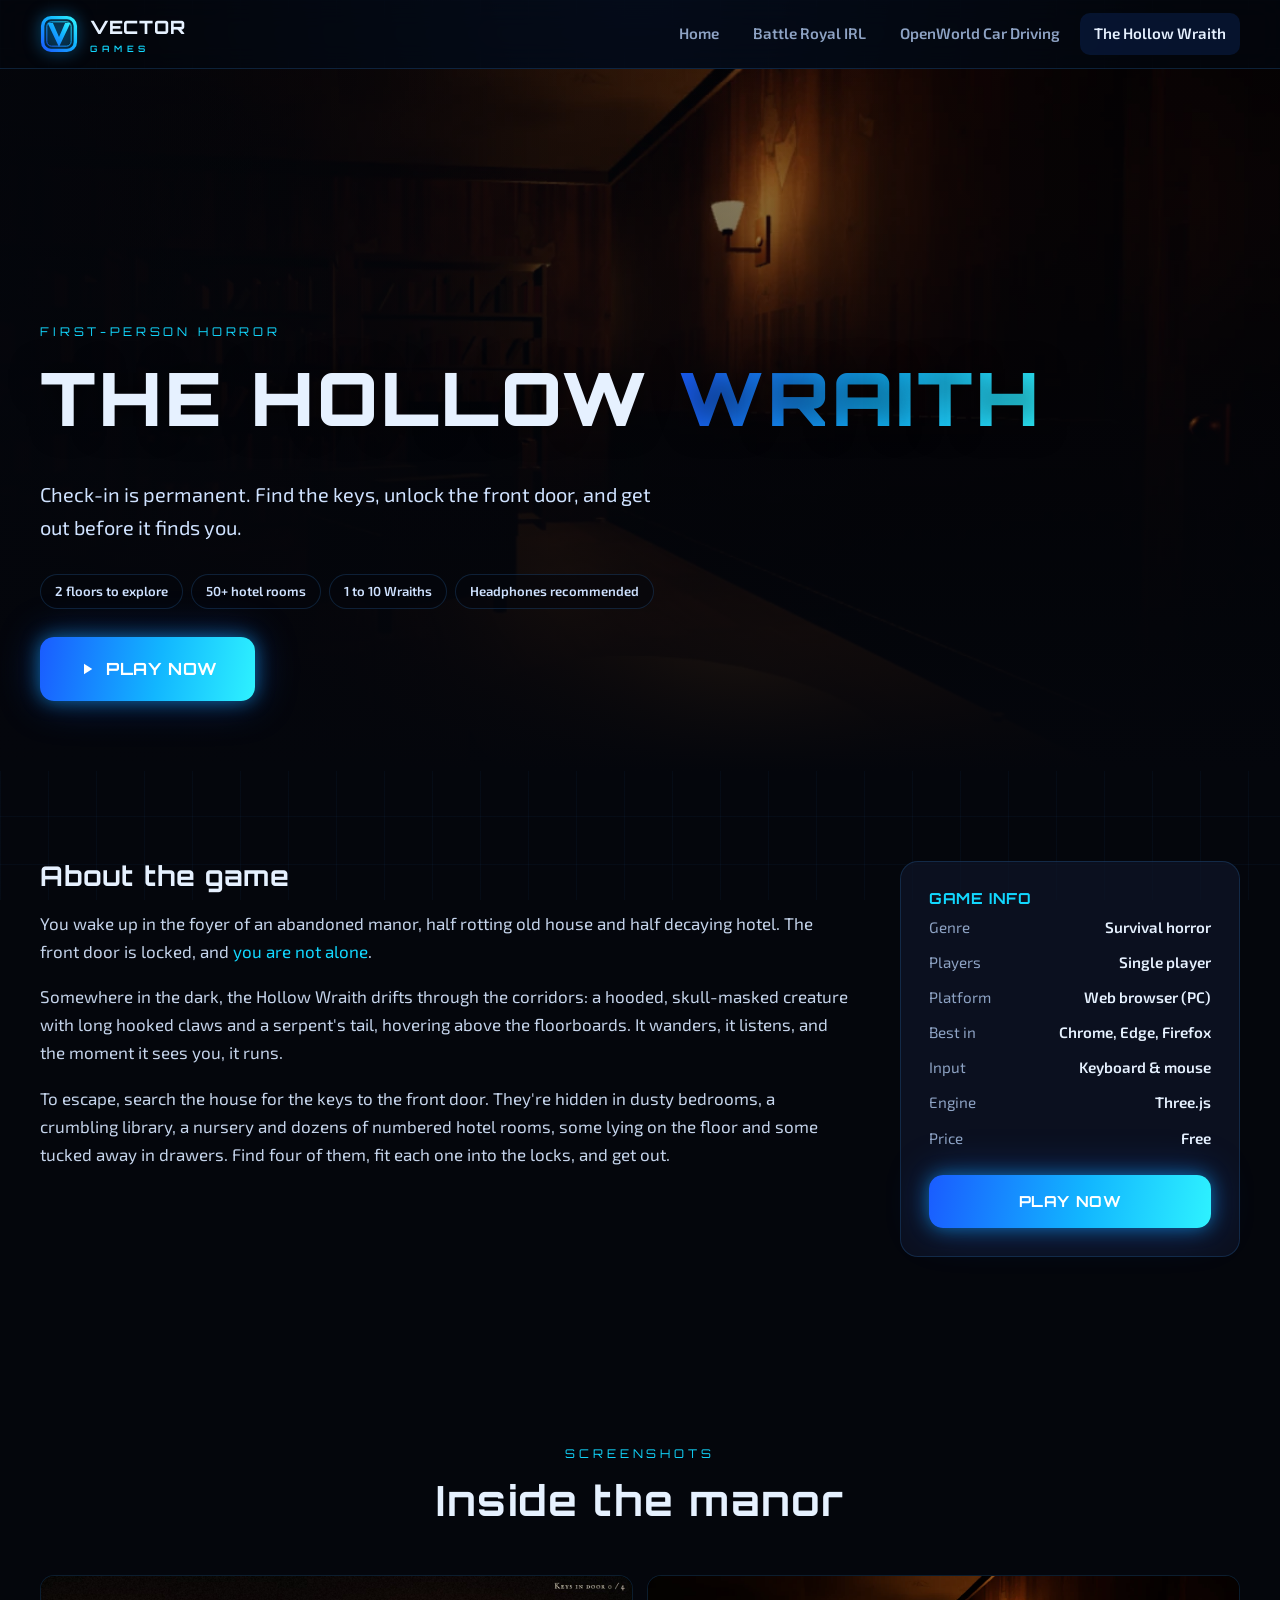
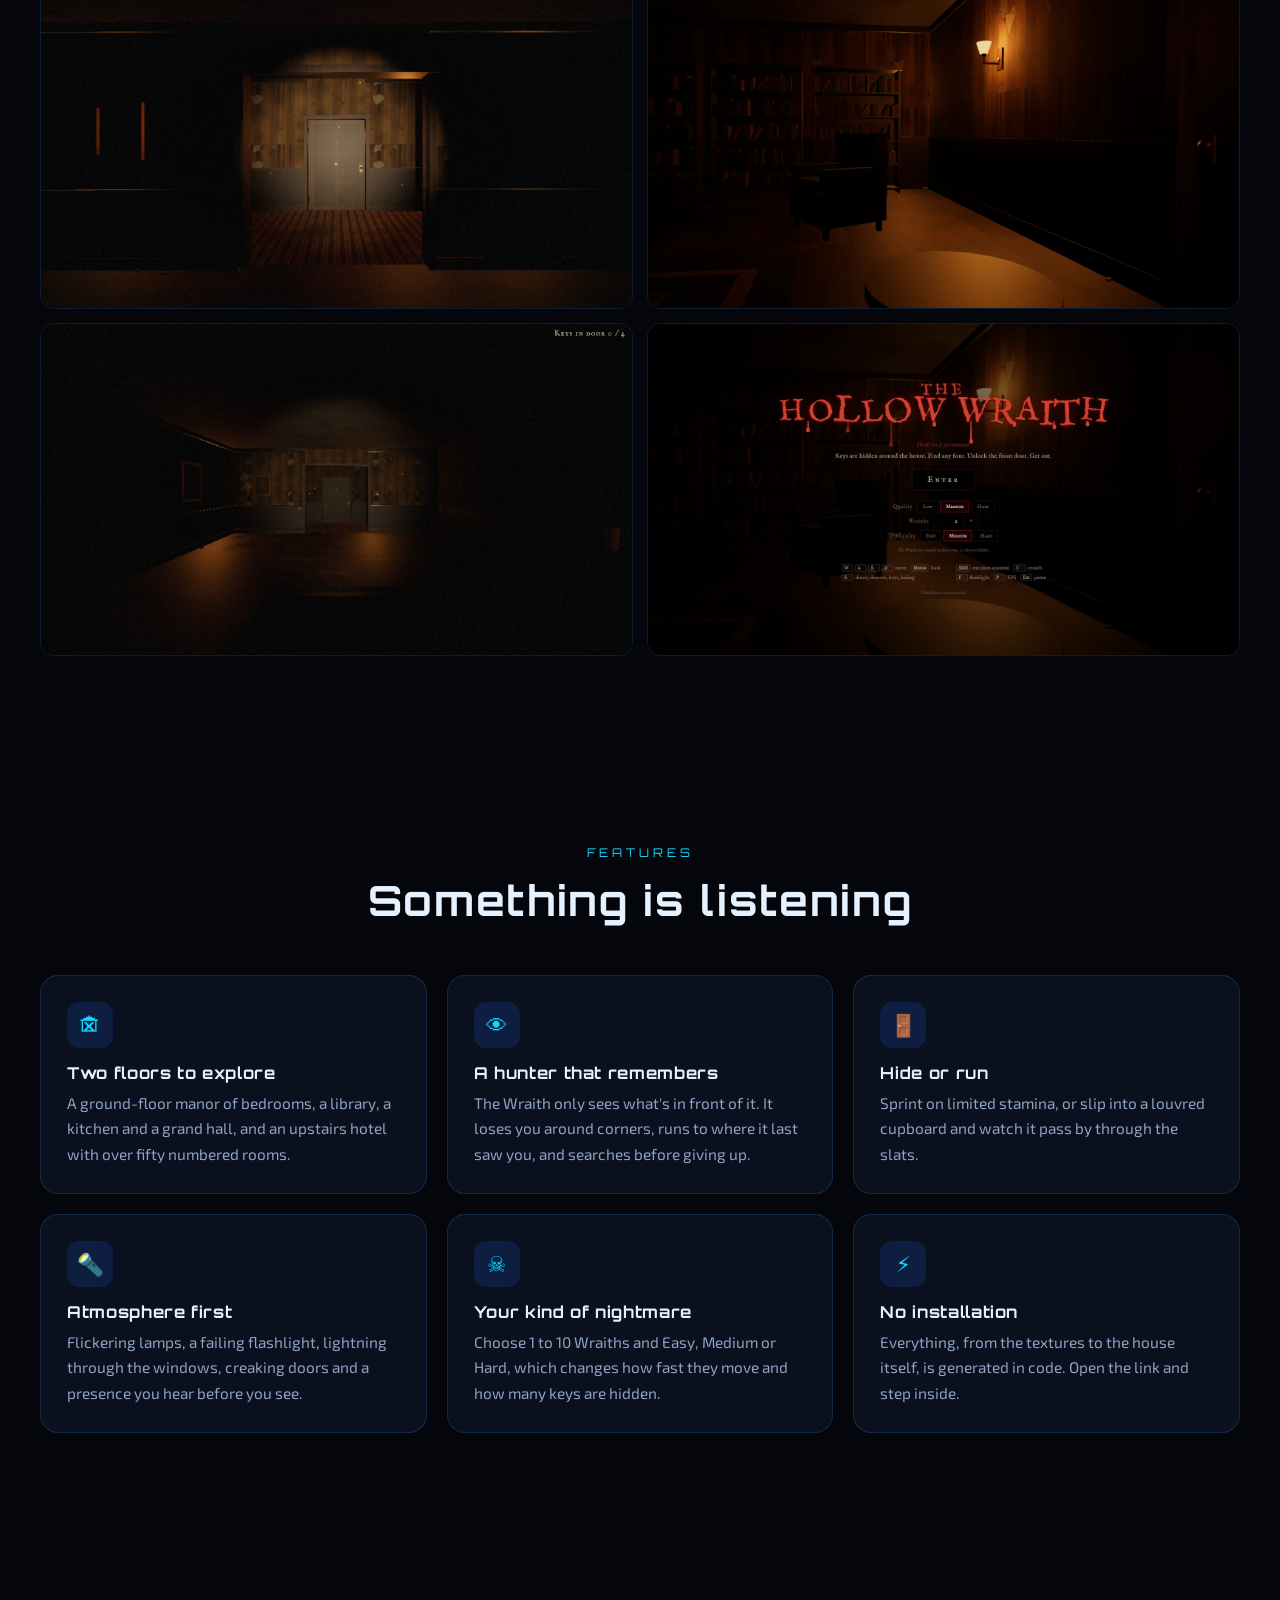
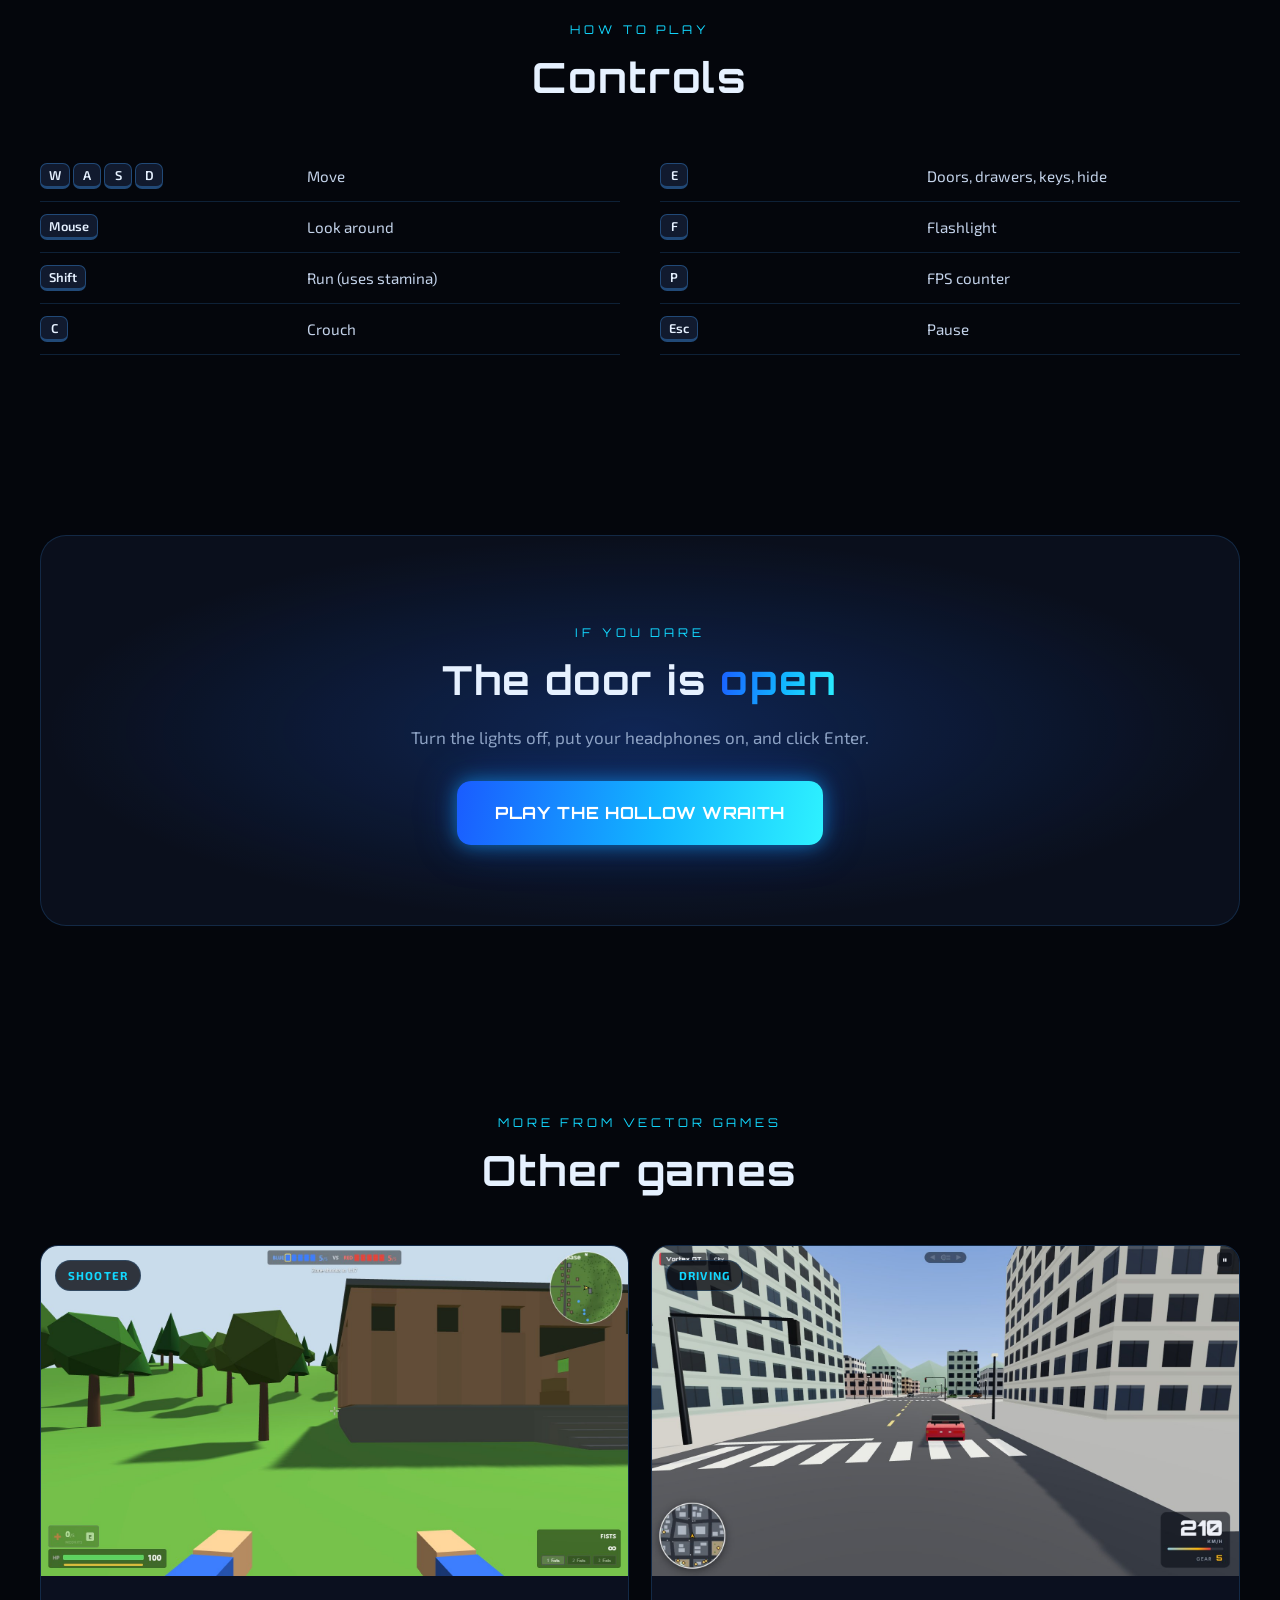
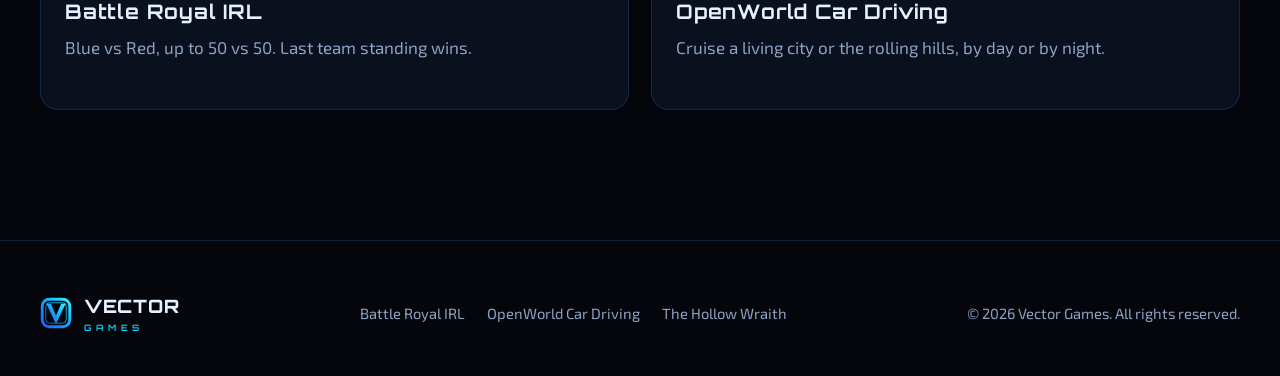
<file: games/the-hollow-wraith.html>
<!doctype html>
<html lang="en">
<head>
  <meta charset="utf-8">
  <meta name="viewport" content="width=device-width, initial-scale=1">
  <title>The Hollow Wraith — Vector Games</title>
  <meta name="description" content="The Hollow Wraith: a first-person horror game in your browser. Find the keys and escape the manor before the Wraith finds you.">
  <link rel="icon" href="../assets/img/mark.svg" type="image/svg+xml">
  <link rel="preconnect" href="https://fonts.googleapis.com">
  <link rel="preconnect" href="https://fonts.gstatic.com" crossorigin>
  <link href="https://fonts.googleapis.com/css2?family=Exo+2:wght@400;500;600;700&family=Orbitron:wght@500;700;800;900&display=swap" rel="stylesheet">
  <link rel="stylesheet" href="../assets/css/style.css">
</head>
<body>

<header class="nav">
  <div class="wrap">
    <a class="brand" href="../index.html"><img src="../assets/img/mark.svg" alt="" width="38" height="38" style="filter:drop-shadow(0 0 8px rgba(18,170,255,.7))"><span>VECTOR<small>GAMES</small></span></a>
    <button class="menu-btn" aria-label="Menu">&#9776;</button>
    <ul>
      <li><a href="../index.html">Home</a></li>
      <li><a href="battle-royal-irl.html">Battle Royal IRL</a></li>
      <li><a href="open-world-car-driving.html">OpenWorld Car Driving</a></li>
      <li><a href="the-hollow-wraith.html" aria-current="page">The Hollow Wraith</a></li>
    </ul>
  </div>
</header>

<main>
  <section class="game-hero">
    <img src="../assets/screens/hw-key.webp" alt="">
    <div class="wrap">
      <span class="eyebrow">First-person horror</span>
      <h1>THE HOLLOW <span class="grad-text">WRAITH</span></h1>
      <p class="tagline">Check-in is permanent. Find the keys, unlock the front door, and get out before it finds you.</p>
      <div class="chips">
        <span class="chip">2 floors to explore</span><span class="chip">50+ hotel rooms</span><span class="chip">1 to 10 Wraiths</span><span class="chip">Headphones recommended</span>
      </div>
      <a class="btn lg" href="https://mmh75.github.io/The-Hollow-Wraith/" target="_blank" rel="noopener">
        <svg viewBox="0 0 24 24" fill="currentColor"><path d="M8 5v14l11-7z"/></svg>Play now
      </a>
    </div>
  </section>

  <section>
    <div class="wrap split">
      <div class="prose reveal">
        <h2>About the game</h2>
        <p>You wake up in the foyer of an abandoned manor, half rotting old house and half decaying hotel. The front door is locked, and <em>you are not alone</em>.</p>
        <p>Somewhere in the dark, the Hollow Wraith drifts through the corridors: a hooded, skull-masked creature with long hooked claws and a serpent's tail, hovering above the floorboards. It wanders, it listens, and the moment it sees you, it runs.</p>
        <p>To escape, search the house for the keys to the front door. They're hidden in dusty bedrooms, a crumbling library, a nursery and dozens of numbered hotel rooms, some lying on the floor and some tucked away in drawers. Find four of them, fit each one into the locks, and get out.</p>
      </div>
      <aside class="facts reveal">
        <h3>GAME INFO</h3>
        <dl>
          <dt>Genre</dt><dd>Survival horror</dd>
          <dt>Players</dt><dd>Single player</dd>
          <dt>Platform</dt><dd>Web browser (PC)</dd>
          <dt>Best in</dt><dd>Chrome, Edge, Firefox</dd>
          <dt>Input</dt><dd>Keyboard &amp; mouse</dd>
          <dt>Engine</dt><dd>Three.js</dd>
          <dt>Price</dt><dd>Free</dd>
        </dl>
        <a class="btn" href="https://mmh75.github.io/The-Hollow-Wraith/" target="_blank" rel="noopener">Play now</a>
      </aside>
    </div>
  </section>

  <section>
    <div class="wrap">
      <div class="section-head reveal"><span class="eyebrow">Screenshots</span><h2>Inside the manor</h2></div>
      <div class="gallery reveal">
        <button class="wide"><img src="../assets/screens/hw-2.jpg" alt="A flashlight beam on a locked bedroom door" loading="lazy"></button>
        <button class="wide"><img src="../assets/screens/hw-key.webp" alt="The manor's dark grand hall" loading="lazy"></button>
        <button class="wide"><img src="../assets/screens/hw-1.jpg" alt="Waking up in the foyer" loading="lazy"></button>
        <button class="wide"><img src="../assets/screens/hw-menu.jpg" alt="Title screen with difficulty and Wraith count" loading="lazy"></button>
      </div>
    </div>
  </section>

  <section>
    <div class="wrap">
      <div class="section-head reveal"><span class="eyebrow">Features</span><h2>Something is listening</h2></div>
      <div class="features">
        <div class="feature reveal"><div class="ico">&#127962;</div><h3>Two floors to explore</h3><p>A ground-floor manor of bedrooms, a library, a kitchen and a grand hall, and an upstairs hotel with over fifty numbered rooms.</p></div>
        <div class="feature reveal"><div class="ico">&#128065;</div><h3>A hunter that remembers</h3><p>The Wraith only sees what's in front of it. It loses you around corners, runs to where it last saw you, and searches before giving up.</p></div>
        <div class="feature reveal"><div class="ico">&#128682;</div><h3>Hide or run</h3><p>Sprint on limited stamina, or slip into a louvred cupboard and watch it pass by through the slats.</p></div>
        <div class="feature reveal"><div class="ico">&#128294;</div><h3>Atmosphere first</h3><p>Flickering lamps, a failing flashlight, lightning through the windows, creaking doors and a presence you hear before you see.</p></div>
        <div class="feature reveal"><div class="ico">&#9760;</div><h3>Your kind of nightmare</h3><p>Choose 1 to 10 Wraiths and Easy, Medium or Hard, which changes how fast they move and how many keys are hidden.</p></div>
        <div class="feature reveal"><div class="ico">&#9889;</div><h3>No installation</h3><p>Everything, from the textures to the house itself, is generated in code. Open the link and step inside.</p></div>
      </div>
    </div>
  </section>

  <section>
    <div class="wrap">
      <div class="section-head reveal"><span class="eyebrow">How to play</span><h2>Controls</h2></div>
      <div class="controls-grid reveal">
        <table class="controls"><tbody>
          <tr><td><kbd>W</kbd><kbd>A</kbd><kbd>S</kbd><kbd>D</kbd></td><td>Move</td></tr>
          <tr><td><kbd>Mouse</kbd></td><td>Look around</td></tr>
          <tr><td><kbd>Shift</kbd></td><td>Run (uses stamina)</td></tr>
          <tr><td><kbd>C</kbd></td><td>Crouch</td></tr>
        </tbody></table>
        <table class="controls"><tbody>
          <tr><td><kbd>E</kbd></td><td>Doors, drawers, keys, hide</td></tr>
          <tr><td><kbd>F</kbd></td><td>Flashlight</td></tr>
          <tr><td><kbd>P</kbd></td><td>FPS counter</td></tr>
          <tr><td><kbd>Esc</kbd></td><td>Pause</td></tr>
        </tbody></table>
      </div>
    </div>
  </section>

  <section>
    <div class="wrap">
      <div class="cta-band reveal">
        <span class="eyebrow">If you dare</span>
        <h2>The door is <span class="grad-text">open</span></h2>
        <p>Turn the lights off, put your headphones on, and click Enter.</p>
        <a class="btn lg" href="https://mmh75.github.io/The-Hollow-Wraith/" target="_blank" rel="noopener">Play The Hollow Wraith</a>
      </div>
    </div>
  </section>

  <section>
    <div class="wrap">
      <div class="section-head reveal"><span class="eyebrow">More from Vector Games</span><h2>Other games</h2></div>
      <div class="more">
        <a class="card reveal" href="battle-royal-irl.html"><div class="thumb"><img src="../assets/screens/br-3.jpg" alt="" loading="lazy"><span class="tag">Shooter</span></div><div class="body"><h3>Battle Royal IRL</h3><p>Blue vs Red, up to 50 vs 50. Last team standing wins.</p></div></a>
        <a class="card reveal" href="open-world-car-driving.html"><div class="thumb"><img src="../assets/screens/car-2.jpg" alt="" loading="lazy"><span class="tag">Driving</span></div><div class="body"><h3>OpenWorld Car Driving</h3><p>Cruise a living city or the rolling hills, by day or by night.</p></div></a>
      </div>
    </div>
  </section>
</main>

<footer>
  <div class="wrap">
    <a class="brand" href="../index.html"><img src="../assets/img/mark.svg" alt="" width="32" height="32"><span>VECTOR<small>GAMES</small></span></a>
    <nav>
      <a href="battle-royal-irl.html">Battle Royal IRL</a>
      <a href="open-world-car-driving.html">OpenWorld Car Driving</a>
      <a href="the-hollow-wraith.html">The Hollow Wraith</a>
    </nav>
    <span>&copy; 2026 Vector Games. All rights reserved.</span>
  </div>
</footer>

<script src="../assets/js/main.js"></script>
</body>
</html>
</file>
<file: assets/css/style.css>
/* Vector Games — theme taken from the logo: deep black, electric blue to cyan, wide geometric type. */
:root {
  --bg: #04060c;
  --bg-2: #0a0f1c;
  --panel: rgba(14, 22, 40, 0.72);
  --line: rgba(64, 160, 255, 0.18);
  --text: #e6f1ff;
  --muted: #8ea3c4;
  --blue: #1e6bff;
  --cyan: #12d8ff;
  --glow: 0 0 18px rgba(18, 170, 255, 0.55), 0 0 42px rgba(30, 107, 255, 0.35);
  --grad: linear-gradient(100deg, #1a5cff 0%, #12b6ff 55%, #2ef2ff 100%);
  --accent: var(--cyan);
  --radius: 18px;
  --wrap: 1200px;
  color-scheme: dark;
}

* { box-sizing: border-box; }
html { scroll-behavior: smooth; }
body {
  margin: 0;
  background: var(--bg);
  color: var(--text);
  font: 400 17px/1.65 'Exo 2', system-ui, sans-serif;
  overflow-x: hidden;
}
body::before { /* faint blueprint grid */
  content: ''; position: fixed; inset: 0; z-index: -1; pointer-events: none;
  background:
    radial-gradient(ellipse at 50% -10%, rgba(30, 107, 255, 0.22), transparent 60%),
    linear-gradient(rgba(64, 160, 255, 0.045) 1px, transparent 1px) 0 0 / 48px 48px,
    linear-gradient(90deg, rgba(64, 160, 255, 0.045) 1px, transparent 1px) 0 0 / 48px 48px;
}
img { max-width: 100%; display: block; }
a { color: var(--cyan); text-decoration: none; }
h1, h2, h3, .brand, .btn, .eyebrow, .stat b {
  font-family: 'Orbitron', 'Exo 2', sans-serif;
  letter-spacing: 0.04em;
}
h1, h2, h3 { line-height: 1.15; margin: 0 0 0.5em; }
.wrap { width: min(var(--wrap), 100% - 32px); margin-inline: auto; }
.grad-text {
  background: var(--grad); -webkit-background-clip: text; background-clip: text; color: transparent;
}

/* ---------- nav ---------- */
.nav {
  position: sticky; top: 0; z-index: 50;
  backdrop-filter: blur(14px); -webkit-backdrop-filter: blur(14px);
  background: rgba(4, 6, 12, 0.72);
  border-bottom: 1px solid var(--line);
}
.nav .wrap { display: flex; align-items: center; justify-content: space-between; height: 68px; }
.brand { display: flex; align-items: center; gap: 12px; color: var(--text); font-weight: 800; font-size: 1.15rem; }
.brand svg { width: 38px; height: 38px; filter: drop-shadow(0 0 8px rgba(18, 170, 255, 0.7)); }
.brand small { display: block; font-size: 0.55rem; letter-spacing: 0.55em; color: var(--cyan); font-weight: 600; }
.nav ul { display: flex; gap: 6px; list-style: none; margin: 0; padding: 0; }
.nav ul a {
  display: block; padding: 8px 14px; border-radius: 10px; color: var(--muted);
  font-weight: 600; font-size: 0.95rem; transition: color .2s, background .2s;
}
.nav ul a:hover, .nav ul a[aria-current] { color: var(--text); background: rgba(30, 107, 255, 0.14); }
.menu-btn { display: none; background: none; border: 1px solid var(--line); color: var(--text); border-radius: 10px; width: 44px; height: 40px; font-size: 1.2rem; cursor: pointer; }

/* ---------- buttons ---------- */
.btn {
  display: inline-flex; align-items: center; gap: 10px;
  padding: 14px 28px; border-radius: 14px; border: 0; cursor: pointer;
  font-size: 0.95rem; font-weight: 700; text-transform: uppercase; color: #fff;
  background: var(--grad); box-shadow: var(--glow);
  transition: transform .2s, box-shadow .2s, filter .2s;
}
.btn:hover { transform: translateY(-2px); filter: brightness(1.12); box-shadow: 0 0 26px rgba(18, 200, 255, 0.8), 0 0 60px rgba(30, 107, 255, 0.45); }
.btn svg { width: 18px; height: 18px; }
.btn.ghost { background: transparent; border: 1.5px solid rgba(18, 200, 255, 0.55); box-shadow: none; color: var(--cyan); }
.btn.ghost:hover { background: rgba(18, 200, 255, 0.1); }
.btn.lg { padding: 18px 38px; font-size: 1.05rem; }

/* ---------- home hero ---------- */
.hero { position: relative; min-height: min(calc(100vh - 68px), 960px); display: grid; place-items: center; text-align: center; padding: 60px 0 80px; overflow: hidden; }
.hero-logo { width: min(440px, 78vw); margin: 0 auto 8px; mix-blend-mode: screen; animation: float 6s ease-in-out infinite; }
.hero p.lead { max-width: 640px; margin: 0 auto 34px; color: var(--muted); font-size: 1.15rem; }
.hero .actions { display: flex; gap: 14px; justify-content: center; flex-wrap: wrap; }
.hero .scan { position: absolute; inset: 0; pointer-events: none; background: repeating-linear-gradient(0deg, rgba(255,255,255,0.018) 0 1px, transparent 1px 4px); }
@keyframes float { 50% { transform: translateY(-10px); } }

.eyebrow { display: inline-block; font-size: 0.75rem; letter-spacing: 0.32em; text-transform: uppercase; color: var(--accent); margin-bottom: 14px; }
section { padding: 90px 0; }
.section-head { text-align: center; max-width: 720px; margin: 0 auto 50px; }
.section-head h2 { font-size: clamp(1.8rem, 4vw, 2.6rem); }
.section-head p { color: var(--muted); }

/* ---------- game cards ---------- */
.cards { display: grid; grid-template-columns: repeat(3, 1fr); gap: 26px; }
.card {
  position: relative; display: flex; flex-direction: column;
  background: var(--panel); border: 1px solid var(--line); border-radius: var(--radius);
  overflow: hidden; color: var(--text);
  transition: transform .3s, border-color .3s, box-shadow .3s;
}
.card:hover { transform: translateY(-6px); border-color: rgba(18, 200, 255, 0.6); box-shadow: var(--glow); }
.card .thumb { aspect-ratio: 16 / 9; overflow: hidden; position: relative; }
.card .thumb img { width: 100%; height: 100%; object-fit: cover; transition: transform .6s; }
.card:hover .thumb img { transform: scale(1.07); }
.card .tag { position: absolute; top: 14px; left: 14px; padding: 5px 12px; border-radius: 999px; font-size: 0.72rem; font-weight: 700; letter-spacing: 0.1em; text-transform: uppercase; background: rgba(4, 6, 12, 0.78); border: 1px solid var(--line); color: var(--cyan); }
.card .body { padding: 24px 24px 26px; display: flex; flex-direction: column; flex: 1; }
.card h3 { font-size: 1.25rem; }
.card p { color: var(--muted); margin: 0 0 22px; flex: 1; }
.card .row { display: flex; gap: 10px; flex-wrap: wrap; }
.card .row .btn { padding: 11px 18px; font-size: 0.8rem; }

/* ---------- about / stats ---------- */
.about { display: grid; grid-template-columns: 1.1fr 0.9fr; gap: 60px; align-items: center; }
.about p { color: var(--muted); }
.stats { display: grid; grid-template-columns: 1fr 1fr; gap: 18px; }
.stat { padding: 26px; border-radius: var(--radius); background: var(--panel); border: 1px solid var(--line); }
.stat b { display: block; font-size: 2rem; }
.stat span { color: var(--muted); font-size: 0.92rem; }

/* ---------- game page ---------- */
.game-hero { position: relative; isolation: isolate; min-height: min(78vh, 760px); display: flex; align-items: flex-end; padding: 120px 0 70px; overflow: hidden; }
.game-hero > img { position: absolute; inset: 0; width: 100%; height: 100%; object-fit: cover; z-index: -2; }
.game-hero::after { content: ''; position: absolute; inset: 0; z-index: -1; background: linear-gradient(180deg, rgba(4,6,12,0.25) 0%, rgba(4,6,12,0.55) 45%, var(--bg) 100%), linear-gradient(90deg, rgba(4,6,12,0.85) 0%, transparent 70%); }
.game-hero h1 { font-size: clamp(2.3rem, 7vw, 4.6rem); font-weight: 900; text-shadow: 0 0 30px rgba(0,0,0,0.6); }
.game-hero .tagline { font-size: 1.25rem; color: #cfe2ff; max-width: 620px; margin: 0 0 30px; }
.chips { display: flex; flex-wrap: wrap; gap: 8px; margin-bottom: 28px; }
.chip { padding: 6px 14px; border-radius: 999px; font-size: 0.82rem; font-weight: 600; background: rgba(4, 6, 12, 0.6); border: 1px solid var(--line); color: #cfe2ff; }

.split { display: grid; grid-template-columns: 1fr 340px; gap: 50px; align-items: start; }
.prose h2 { font-size: 1.7rem; margin-top: 0; }
.prose p { color: #c4d3ea; }
.prose em { color: var(--accent); font-style: normal; }
.facts { position: sticky; top: 96px; padding: 28px; border-radius: var(--radius); background: var(--panel); border: 1px solid var(--line); }
.facts h3 { font-size: 0.95rem; color: var(--accent); }
.facts dl { margin: 0 0 24px; display: grid; grid-template-columns: auto 1fr; gap: 10px 18px; font-size: 0.95rem; }
.facts dt { color: var(--muted); }
.facts dd { margin: 0; text-align: right; font-weight: 600; }
.facts .btn { width: 100%; justify-content: center; }

.features { display: grid; grid-template-columns: repeat(3, 1fr); gap: 20px; }
.feature { padding: 26px; border-radius: var(--radius); background: var(--panel); border: 1px solid var(--line); transition: border-color .3s; }
.feature:hover { border-color: rgba(18, 200, 255, 0.5); }
.feature .ico { width: 46px; height: 46px; border-radius: 12px; display: grid; place-items: center; margin-bottom: 16px; background: rgba(30, 107, 255, 0.15); color: var(--accent); font-size: 1.35rem; }
.feature h3 { font-size: 1.02rem; }
.feature p { margin: 0; color: var(--muted); font-size: 0.96rem; }

.gallery { display: grid; grid-template-columns: repeat(6, 1fr); gap: 14px; }
.gallery button { padding: 0; border: 1px solid var(--line); border-radius: 14px; overflow: hidden; cursor: zoom-in; background: #000; grid-column: span 2; aspect-ratio: 16 / 9; }
.gallery button.wide { grid-column: span 3; }
.gallery img { width: 100%; height: 100%; object-fit: cover; transition: transform .5s, opacity .3s; }
.gallery button:hover img { transform: scale(1.05); }

.controls { width: 100%; border-collapse: collapse; font-size: 0.95rem; }
.controls-grid { display: grid; grid-template-columns: 1fr 1fr; gap: 0 40px; }
.controls td { padding: 10px 0; border-bottom: 1px solid var(--line); color: #c4d3ea; }
.controls td:first-child { width: 46%; }
kbd { display: inline-block; min-width: 28px; padding: 3px 8px; margin: 2px 3px 2px 0; border-radius: 7px; text-align: center; font: 600 0.8rem 'Exo 2', sans-serif; color: var(--text); background: #111a2e; border: 1px solid rgba(64, 160, 255, 0.35); border-bottom-width: 3px; }

.cta-band { text-align: center; padding: 80px 24px; border-radius: 26px; border: 1px solid var(--line); background: radial-gradient(ellipse at center, rgba(30, 107, 255, 0.25), transparent 70%), var(--bg-2); }
.cta-band h2 { font-size: clamp(1.7rem, 4vw, 2.5rem); }
.cta-band p { color: var(--muted); margin: 0 auto 30px; max-width: 520px; }

.more { display: grid; grid-template-columns: 1fr 1fr; gap: 22px; }

/* ---------- lightbox ---------- */
.lightbox { position: fixed; inset: 0; z-index: 100; display: none; place-items: center; background: rgba(2, 4, 8, 0.92); padding: 24px; }
.lightbox.open { display: grid; }
.lightbox img { max-height: 86vh; border-radius: 12px; box-shadow: var(--glow); }
.lightbox button { position: absolute; background: rgba(14, 22, 40, 0.8); border: 1px solid var(--line); color: var(--text); width: 48px; height: 48px; border-radius: 50%; font-size: 1.4rem; cursor: pointer; }
.lightbox .close { top: 20px; right: 20px; }
.lightbox .prev { left: 20px; top: 50%; }
.lightbox .next { right: 20px; top: 50%; }

/* ---------- footer ---------- */
footer { border-top: 1px solid var(--line); padding: 50px 0 40px; margin-top: 40px; color: var(--muted); font-size: 0.92rem; }
footer .wrap { display: flex; justify-content: space-between; align-items: center; gap: 24px; flex-wrap: wrap; }
footer nav { display: flex; gap: 22px; flex-wrap: wrap; }
footer nav a { color: var(--muted); }
footer nav a:hover { color: var(--cyan); }

/* reveal on scroll */
.reveal { opacity: 0; transform: translateY(26px); transition: opacity .8s ease, transform .8s ease; }
.reveal.in { opacity: 1; transform: none; }
@media (prefers-reduced-motion: reduce) { .reveal { opacity: 1; transform: none; } .hero-logo { animation: none; } }

/* ---------- responsive ---------- */
@media (max-width: 980px) {
  .cards, .features { grid-template-columns: 1fr 1fr; }
  .split, .about { grid-template-columns: 1fr; }
  .facts { position: static; }
}
@media (max-width: 720px) {
  section { padding: 64px 0; }
  .menu-btn { display: block; }
  .nav ul { display: none; position: absolute; top: 68px; left: 0; right: 0; flex-direction: column; padding: 12px 16px 18px; background: rgba(4, 6, 12, 0.96); border-bottom: 1px solid var(--line); }
  .nav ul.open { display: flex; }
  .cards, .features, .more, .controls-grid { grid-template-columns: 1fr; }
  .gallery { grid-template-columns: 1fr 1fr; }
  .gallery button, .gallery button.wide { grid-column: span 1; }
  .gallery button.wide:first-child { grid-column: span 2; }
  .game-hero { min-height: 70vh; padding-top: 80px; }
  .stats { grid-template-columns: 1fr 1fr; }
}
</file>
